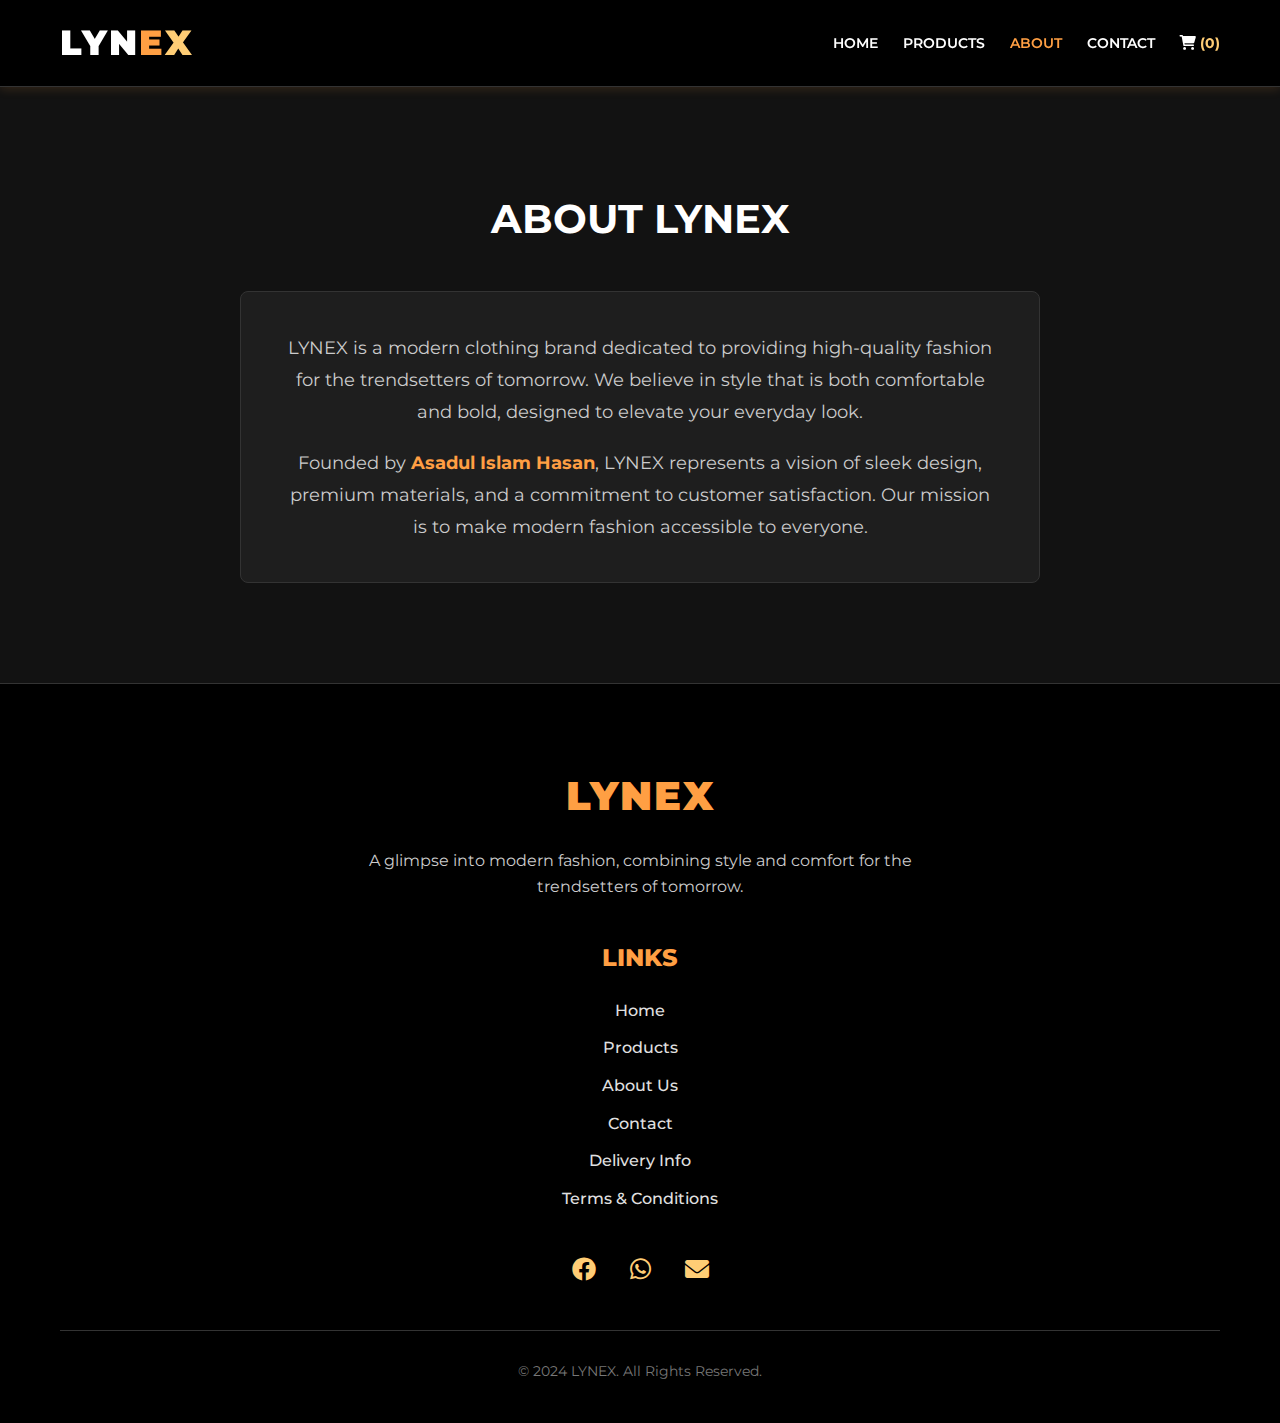
<file: about.html>
<!DOCTYPE html>
<html lang="en">
<head>
    <meta charset="UTF-8">
    <title>About Us | LYNEX</title>
    <meta name="viewport" content="width=device-width, initial-scale=1.0">
    <link rel="stylesheet" href="style.css">
    <link href="https://fonts.googleapis.com/css2?family=Montserrat:wght@400;600;700;800&display=swap" rel="stylesheet">
    <link rel="stylesheet" href="https://cdnjs.cloudflare.com/ajax/libs/font-awesome/6.0.0-beta3/css/all.min.css">
</head>
<body>
    <header class="header">
        <div class="container">
            <div class="logo">
                <a href="index.html">
                    <span class="logo-lyn">LYN</span><span class="logo-e">E</span><span class="logo-x">X</span>
                </a>
            </div>
            <nav class="nav">
                <ul class="nav-list" id="nav-list">
                    <li><a href="index.html">Home</a></li>
                    <li><a href="products.html">Products</a></li>
                    <li><a href="about.html" class="active">About</a></li>
                    <li><a href="contact.html">Contact</a></li>
                    <li><a href="cart.html" class="cart-icon"><i class="fas fa-shopping-cart"></i> <span class="cart-count">(0)</span></a></li>
                </ul>
                <div class="menu-toggle" id="menu-toggle"><i class="fas fa-bars"></i></div>
            </nav>
        </div>
    </header>

    <section class="container" style="padding: 100px 20px; min-height: 60vh; text-align: center;">
        <h1 class="page-title">About LYNEX</h1>
        <div style="background: #1e1e1e; padding: 40px; border-radius: 8px; border: 1px solid #333; max-width: 800px; margin: 0 auto; color: #ccc;">
            <p style="margin-bottom: 20px; font-size: 1.1em; line-height: 1.8;">
                LYNEX is a modern clothing brand dedicated to providing high-quality fashion for the trendsetters of tomorrow. We believe in style that is both comfortable and bold, designed to elevate your everyday look.
            </p>
            <p style="font-size: 1.1em; line-height: 1.8;">
                Founded by <strong style="color: #ff9f43;">Asadul Islam Hasan</strong>, LYNEX represents a vision of sleek design, premium materials, and a commitment to customer satisfaction. Our mission is to make modern fashion accessible to everyone.
            </p>
        </div>
    </section>

    <footer class="footer">
        <div class="container">
            <h2 class="footer-brand">LYNEX</h2>
            <p class="footer-desc">A glimpse into modern fashion, combining style and comfort for the trendsetters of tomorrow.</p>
            
            <h3 class="footer-links-title">LINKS</h3>
            <div class="footer-nav">
                <a href="index.html">Home</a>
                <a href="products.html">Products</a>
                <a href="about.html">About Us</a>
                <a href="contact.html">Contact</a>
                <a href="delivery.html">Delivery Info</a>
                <a href="terms.html">Terms & Conditions</a>
            </div>

            <div class="social-icons">
                <a href="https://www.facebook.com/lynex.bd" target="_blank"><i class="fab fa-facebook"></i></a>
                <a href="https://wa.me/8801917757634" target="_blank"><i class="fab fa-whatsapp"></i></a>
                <a href="mailto:lynexbd@digdig.org"><i class="fas fa-envelope"></i></a>
            </div>

            <div class="copyright"><p>&copy; 2024 LYNEX. All Rights Reserved.</p></div>
        </div>
    </footer>
    <script src="script.js"></script>
</body>
</html>
</file>
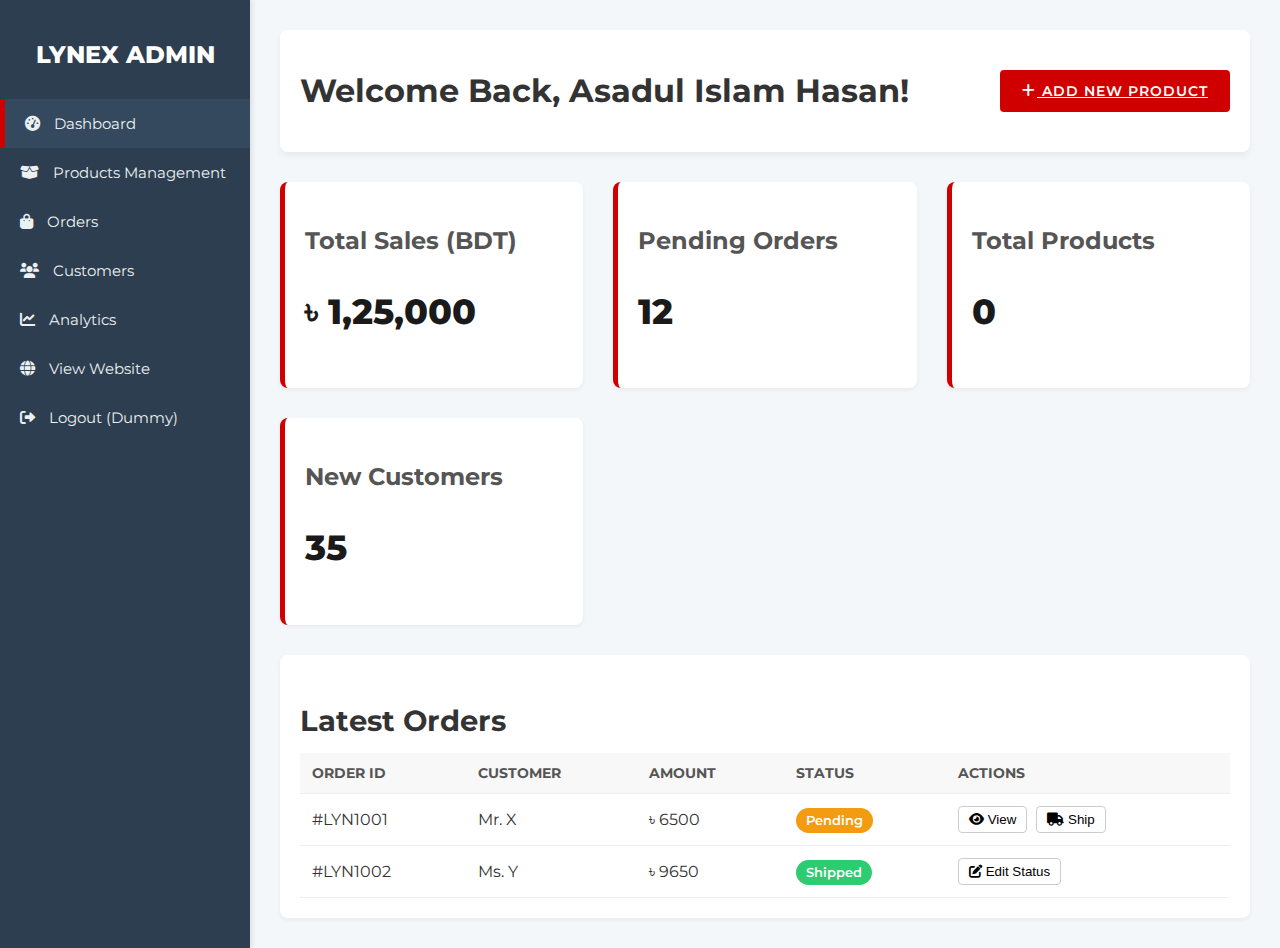
<file: admin.dashboard.html>
<!DOCTYPE html>
<html lang="en">
<head>
    <meta charset="UTF-8">
    <meta name="viewport" content="width=device-width, initial-scale=1.0">
    <title>Dashboard | LYNEX Admin</title>
    <link href="https://fonts.googleapis.com/css2?family=Montserrat:wght@400;600;700;800&display=swap" rel="stylesheet">
    <link rel="stylesheet" href="https://cdnjs.cloudflare.com/ajax/libs/font-awesome/6.0.0-beta3/css/all.min.css">
    
    <style>
        /* (The complete Admin Styles from the previous response are assumed to be here or linked) */
        body { margin: 0; padding: 0; background-color: #f4f7f9; font-family: 'Montserrat', sans-serif; color: #333; }
        .admin-layout { display: flex; min-height: 100vh; }
        .sidebar { width: 250px; background-color: #2c3e50; color: #ecf0f1; padding-top: 20px; box-shadow: 2px 0 5px rgba(0, 0, 0, 0.1); }
        .sidebar h2 { text-align: center; margin-bottom: 30px; color: #fff; font-weight: 800; font-size: 1.5em; }
        .sidebar ul { list-style: none; padding: 0; }
        .sidebar li a { display: block; padding: 15px 20px; color: #ecf0f1; text-decoration: none; transition: background-color 0.3s; font-size: 0.95em; }
        .sidebar li a:hover, .sidebar li a.admin-active { background-color: #34495e; border-left: 5px solid #d10000; }
        .sidebar i { margin-right: 10px; }
        .main-content { flex-grow: 1; padding: 30px; }
        .dashboard-header { display: flex; justify-content: space-between; align-items: center; margin-bottom: 30px; background-color: #fff; padding: 20px; border-radius: 8px; box-shadow: 0 4px 6px rgba(0, 0, 0, 0.05); }
        .dashboard-header h1 { font-size: 2em; }

        .widget-grid { display: grid; grid-template-columns: repeat(auto-fit, minmax(280px, 1fr)); gap: 30px; margin-bottom: 30px; }
        .widget { background-color: #fff; padding: 20px; border-radius: 8px; box-shadow: 0 2px 4px rgba(0, 0, 0, 0.05); border-left: 5px solid #d10000; }
        .widget h3 { font-size: 1.5em; margin-bottom: 10px; color: #555; }
        .widget p { font-size: 2.2em; font-weight: 800; color: #1a1a1a; }

        .data-section { background-color: #fff; padding: 20px; border-radius: 8px; box-shadow: 0 2px 4px rgba(0, 0, 0, 0.05); }
        .data-section h3 { margin-bottom: 15px; font-size: 1.8em; }
        table { width: 100%; border-collapse: collapse; margin-top: 15px; }
        th, td { padding: 12px; text-align: left; border-bottom: 1px solid #eee; }
        th { background-color: #f8f8f8; font-weight: 700; text-transform: uppercase; font-size: 0.85em; color: #555; }
        .status-badge { padding: 5px 10px; border-radius: 20px; font-size: 0.8em; font-weight: 600; color: #fff; }
        .status-pending { background-color: #f39c12; }
        .status-shipped { background-color: #2ecc71; }
        .status-delivered { background-color: #3498db; }
        .action-btn { background: none; border: 1px solid #ccc; padding: 5px 10px; border-radius: 4px; cursor: pointer; margin-right: 5px; transition: background-color 0.3s; }
        .action-btn:hover { background-color: #f0f0f0; }
        
        /* General Button Styling (Reused) */
        .btn {
            display: inline-block; padding: 10px 20px; border-radius: 4px; font-weight: 600; cursor: pointer; text-transform: uppercase; font-size: 0.9em; letter-spacing: 1px;
            background-color: #d10000; color: #fff; border: 2px solid #d10000;
        }
        .btn:hover { background-color: #a00000; border-color: #a00000; }
    </style>
</head>
<body>

<div class="admin-layout">
    <div class="sidebar">
        <h2>LYNEX ADMIN</h2>
        <ul>
            <li><a href="admin_dashboard.html" class="admin-active"><i class="fas fa-tachometer-alt"></i> Dashboard</a></li>
            <li><a href="admin_products.html"><i class="fas fa-box-open"></i> Products Management</a></li>
            <li><a href="admin_orders.html"><i class="fas fa-shopping-bag"></i> Orders</a></li>
            <li><a href="#"><i class="fas fa-users"></i> Customers</a></li>
            <li><a href="#"><i class="fas fa-chart-line"></i> Analytics</a></li>
            <li><a href="index.html"><i class="fas fa-globe"></i> View Website</a></li>
            <li><a href="admin_login.html" onclick="sessionStorage.removeItem('adminLoggedIn');"><i class="fas fa-sign-out-alt"></i> Logout (Dummy)</a></li>
        </ul>
    </div>

    <div class="main-content">
        <div class="dashboard-header">
            <h1>Welcome Back, Asadul Islam Hasan!</h1>
            <a href="admin_products.html" class="btn"><i class="fas fa-plus"></i> Add New Product</a>
        </div>

        <div class="widget-grid">
            <div class="widget">
                <h3>Total Sales (BDT)</h3>
                <p>৳ 1,25,000</p>
            </div>
            <div class="widget">
                <h3>Pending Orders</h3>
                <p>12</p>
            </div>
            <div class="widget">
                <h3>Total Products</h3>
                <p id="total-products-count">0</p>
            </div>
            <div class="widget">
                <h3>New Customers</h3>
                <p>35</p>
            </div>
        </div>

        <div class="data-section">
            <h3>Latest Orders</h3>
            <table>
                <thead>
                    <tr>
                        <th>Order ID</th>
                        <th>Customer</th>
                        <th>Amount</th>
                        <th>Status</th>
                        <th>Actions</th>
                    </tr>
                </thead>
                <tbody>
                    <tr>
                        <td>#LYN1001</td>
                        <td>Mr. X</td>
                        <td>৳ 6500</td>
                        <td><span class="status-badge status-pending">Pending</span></td>
                        <td>
                            <button class="action-btn"><i class="fas fa-eye"></i> View</button>
                            <button class="action-btn"><i class="fas fa-truck"></i> Ship</button>
                        </td>
                    </tr>
                    <tr>
                        <td>#LYN1002</td>
                        <td>Ms. Y</td>
                        <td>৳ 9650</td>
                        <td><span class="status-badge status-shipped">Shipped</span></td>
                        <td>
                            <button class="action-btn"><i class="fas fa-edit"></i> Edit Status</button>
                        </td>
                    </tr>
                </tbody>
            </table>
        </div>
        
    </div>
</div>

<script src="script.js"></script>
<script>
    // DUMMY Product Count Update
    document.getElementById('total-products-count').textContent = productsData.length;
</script>
</body>
</html>
</file>
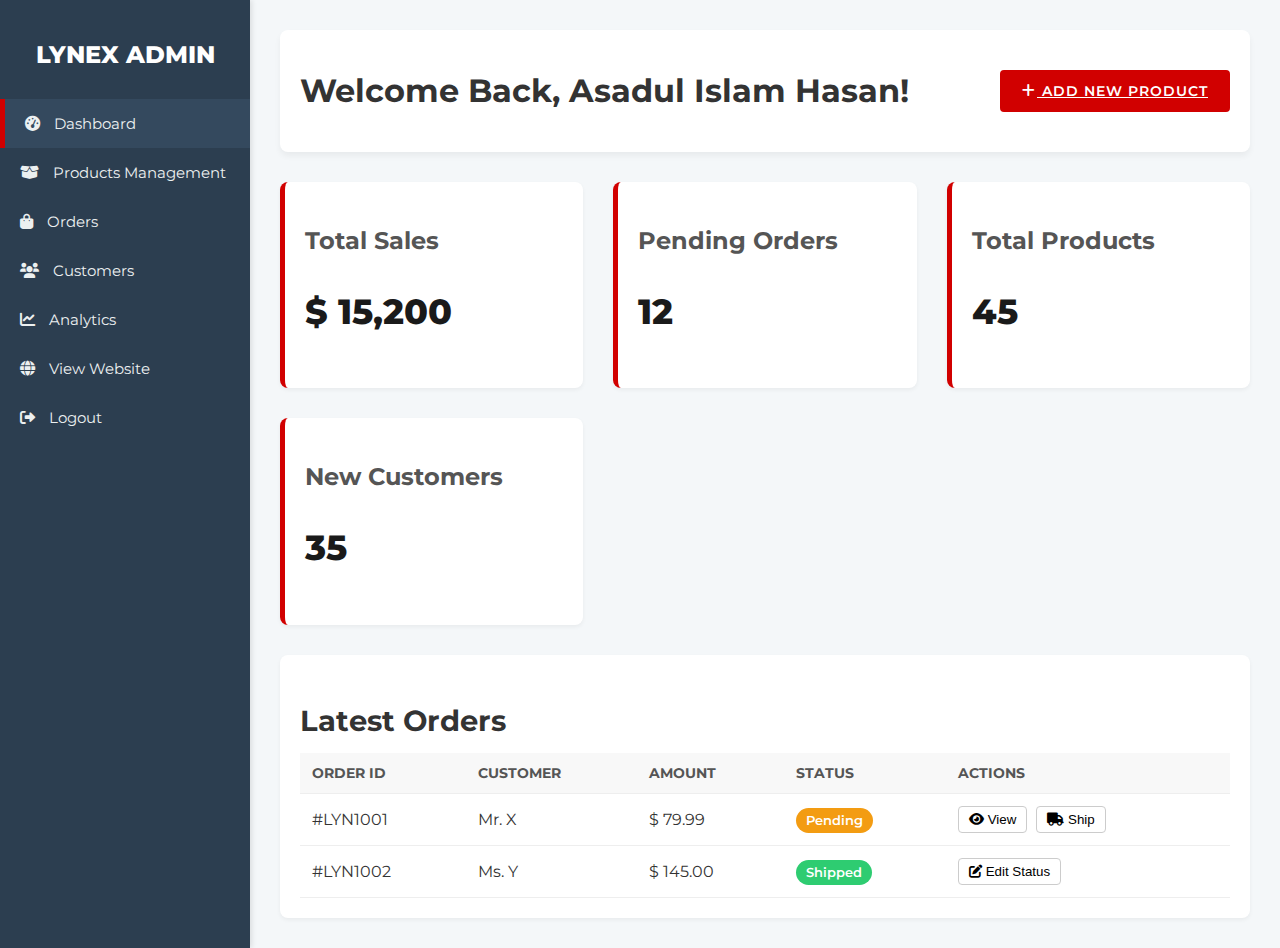
<file: admin.html>
<!DOCTYPE html>
<html lang="en">
<head>
    <meta charset="UTF-8">
    <meta name="viewport" content="width=device-width, initial-scale=1.0">
    <title>Admin Dashboard | LYNEX</title>
    <link href="https://fonts.googleapis.com/css2?family=Montserrat:wght@400;600;700;800&display=swap" rel="stylesheet">
    <link rel="stylesheet" href="https://cdnjs.cloudflare.com/ajax/libs/font-awesome/6.0.0-beta3/css/all.min.css">
    
    <style>
        body { margin: 0; padding: 0; background-color: #f4f7f9; font-family: 'Montserrat', sans-serif; color: #333; }
        .admin-layout { display: flex; min-height: 100vh; }
        /* Sidebar Styles */
        .sidebar { width: 250px; background-color: #2c3e50; color: #ecf0f1; padding-top: 20px; box-shadow: 2px 0 5px rgba(0, 0, 0, 0.1); }
        .sidebar h2 { text-align: center; margin-bottom: 30px; color: #fff; font-weight: 800; font-size: 1.5em; }
        .sidebar ul { list-style: none; padding: 0; }
        .sidebar li a { display: block; padding: 15px 20px; color: #ecf0f1; text-decoration: none; transition: background-color 0.3s; font-size: 0.95em; }
        .sidebar li a:hover, .sidebar li a.admin-active { background-color: #34495e; border-left: 5px solid #d10000; }
        .sidebar i { margin-right: 10px; }
        /* Main Content Styles */
        .main-content { flex-grow: 1; padding: 30px; }
        .dashboard-header { display: flex; justify-content: space-between; align-items: center; margin-bottom: 30px; background-color: #fff; padding: 20px; border-radius: 8px; box-shadow: 0 4px 6px rgba(0, 0, 0, 0.05); }
        .dashboard-header h1 { font-size: 2em; }

        /* Widgets Styles */
        .widget-grid { display: grid; grid-template-columns: repeat(auto-fit, minmax(280px, 1fr)); gap: 30px; margin-bottom: 30px; }
        .widget { background-color: #fff; padding: 20px; border-radius: 8px; box-shadow: 0 2px 4px rgba(0, 0, 0, 0.05); border-left: 5px solid #d10000; }
        .widget h3 { font-size: 1.5em; margin-bottom: 10px; color: #555; }
        .widget p { font-size: 2.2em; font-weight: 800; color: #1a1a1a; }

        /* Table/Data Styles */
        .data-section { background-color: #fff; padding: 20px; border-radius: 8px; box-shadow: 0 2px 4px rgba(0, 0, 0, 0.05); }
        .data-section h3 { margin-bottom: 15px; font-size: 1.8em; }
        table { width: 100%; border-collapse: collapse; margin-top: 15px; }
        th, td { padding: 12px; text-align: left; border-bottom: 1px solid #eee; }
        th { background-color: #f8f8f8; font-weight: 700; text-transform: uppercase; font-size: 0.85em; color: #555; }
        .status-badge { padding: 5px 10px; border-radius: 20px; font-size: 0.8em; font-weight: 600; color: #fff; }
        .status-pending { background-color: #f39c12; }
        .status-shipped { background-color: #2ecc71; }
        .status-delivered { background-color: #3498db; }
        .action-btn { background: none; border: 1px solid #ccc; padding: 5px 10px; border-radius: 4px; cursor: pointer; margin-right: 5px; transition: background-color 0.3s; }
        .action-btn:hover { background-color: #f0f0f0; }

        /* General Button Styling (Reused) */
        .btn {
            display: inline-block; padding: 10px 20px; border-radius: 4px; font-weight: 600; cursor: pointer; text-transform: uppercase; font-size: 0.9em; letter-spacing: 1px;
            background-color: #d10000; color: #fff; border: 2px solid #d10000;
        }
        .btn:hover { background-color: #a00000; border-color: #a00000; }
    </style>
</head>
<body>

<div class="admin-layout">
    <div class="sidebar">
        <h2>LYNEX ADMIN</h2>
        <ul>
            <li><a href="#" class="admin-active"><i class="fas fa-tachometer-alt"></i> Dashboard</a></li>
            <li><a href="#"><i class="fas fa-box-open"></i> Products Management</a></li>
            <li><a href="#"><i class="fas fa-shopping-bag"></i> Orders</a></li>
            <li><a href="#"><i class="fas fa-users"></i> Customers</a></li>
            <li><a href="#"><i class="fas fa-chart-line"></i> Analytics</a></li>
            <li><a href="../index.html"><i class="fas fa-globe"></i> View Website</a></li>
            <li><a href="#"><i class="fas fa-sign-out-alt"></i> Logout</a></li>
        </ul>
    </div>

    <div class="main-content">
        <div class="dashboard-header">
            <h1>Welcome Back, Asadul Islam Hasan!</h1>
            <a href="#" class="btn"><i class="fas fa-plus"></i> Add New Product</a>
        </div>

        <div class="widget-grid">
            <div class="widget">
                <h3>Total Sales</h3>
                <p>$ 15,200</p>
            </div>
            <div class="widget">
                <h3>Pending Orders</h3>
                <p>12</p>
            </div>
            <div class="widget">
                <h3>Total Products</h3>
                <p>45</p>
            </div>
            <div class="widget">
                <h3>New Customers</h3>
                <p>35</p>
            </div>
        </div>

        <div class="data-section">
            <h3>Latest Orders</h3>
            <table>
                <thead>
                    <tr>
                        <th>Order ID</th>
                        <th>Customer</th>
                        <th>Amount</th>
                        <th>Status</th>
                        <th>Actions</th>
                    </tr>
                </thead>
                <tbody>
                    <tr>
                        <td>#LYN1001</td>
                        <td>Mr. X</td>
                        <td>$ 79.99</td>
                        <td><span class="status-badge status-pending">Pending</span></td>
                        <td>
                            <button class="action-btn"><i class="fas fa-eye"></i> View</button>
                            <button class="action-btn"><i class="fas fa-truck"></i> Ship</button>
                        </td>
                    </tr>
                    <tr>
                        <td>#LYN1002</td>
                        <td>Ms. Y</td>
                        <td>$ 145.00</td>
                        <td><span class="status-badge status-shipped">Shipped</span></td>
                        <td>
                            <button class="action-btn"><i class="fas fa-edit"></i> Edit Status</button>
                        </td>
                    </tr>
                </tbody>
            </table>
        </div>
        
    </div>
</div>

</body>
</html>
</file>
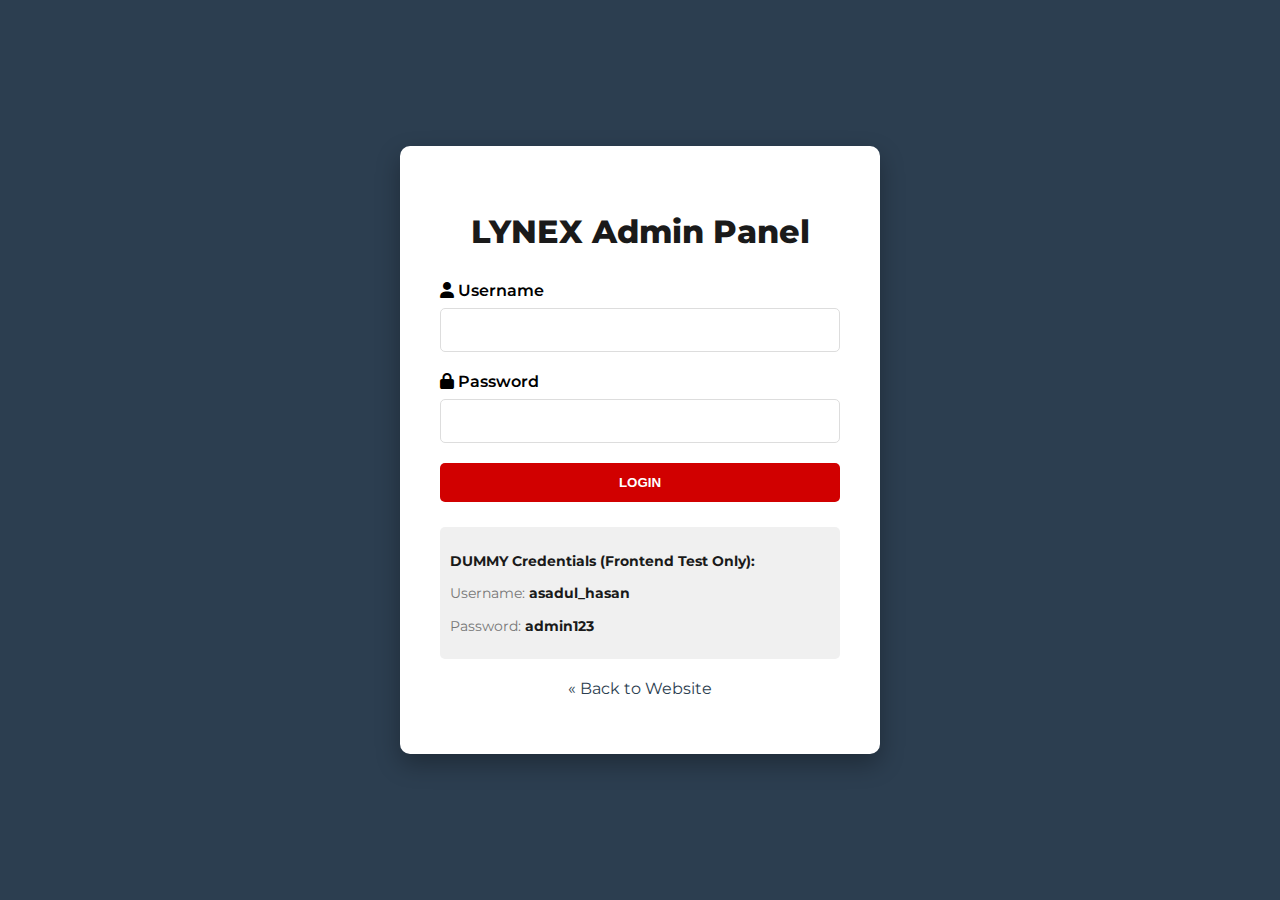
<file: admin_analytics.html>
<!DOCTYPE html>
<html lang="en">
<head>
    <meta charset="UTF-8">
    <meta name="viewport" content="width=device-width, initial-scale=1.0">
    <title>Analytics | LYNEX Admin</title>
    <link rel="stylesheet" href="style.css">
</head>
<body>
    <div style="display: flex;">
        <div style="width: 250px; background: #2c3e50; min-height: 100vh; color: #fff; padding: 20px;">
            <h2 style="text-align: center; margin-bottom: 30px;">LYNEX ADMIN</h2>
            <ul style="list-style: none;">
                <li><a href="admin_dashboard.html" style="color: #fff; display: block; padding: 10px;">Dashboard</a></li>
                <li><a href="admin_products.html" style="color: #fff; display: block; padding: 10px;">Products</a></li>
                <li><a href="admin_orders.html" style="color: #fff; display: block; padding: 10px;">Orders</a></li>
                <li><a href="admin_customers.html" style="color: #fff; display: block; padding: 10px;">Customers</a></li>
                <li><a href="admin_analytics.html" style="color: #ffb347; display: block; padding: 10px; font-weight:bold;">Analytics</a></li>
                <li><a href="index.html" style="color: #fff; display: block; padding: 10px; margin-top: 50px;">Go to Website</a></li>
            </ul>
        </div>

        <div style="flex: 1; padding: 30px;">
            <h1>Business Analytics</h1>
            <div class="widget-grid">
                <div style="background: #fff; padding: 20px; border-radius: 8px; border-left: 5px solid #2ecc71;">
                    <h3>Total Revenue</h3>
                    <p id="stat-revenue" style="font-size: 2em; font-weight: bold;">৳ 0</p>
                </div>
                <div style="background: #fff; padding: 20px; border-radius: 8px; border-left: 5px solid #3498db;">
                    <h3>Total Orders</h3>
                    <p id="stat-orders" style="font-size: 2em; font-weight: bold;">0</p>
                </div>
                <div style="background: #fff; padding: 20px; border-radius: 8px; border-left: 5px solid #9b59b6;">
                    <h3>Delivered Orders</h3>
                    <p id="stat-delivered" style="font-size: 2em; font-weight: bold;">0</p>
                </div>
            </div>
        </div>
    </div>
    <script src="script.js"></script>
</body>
</html>
</file>
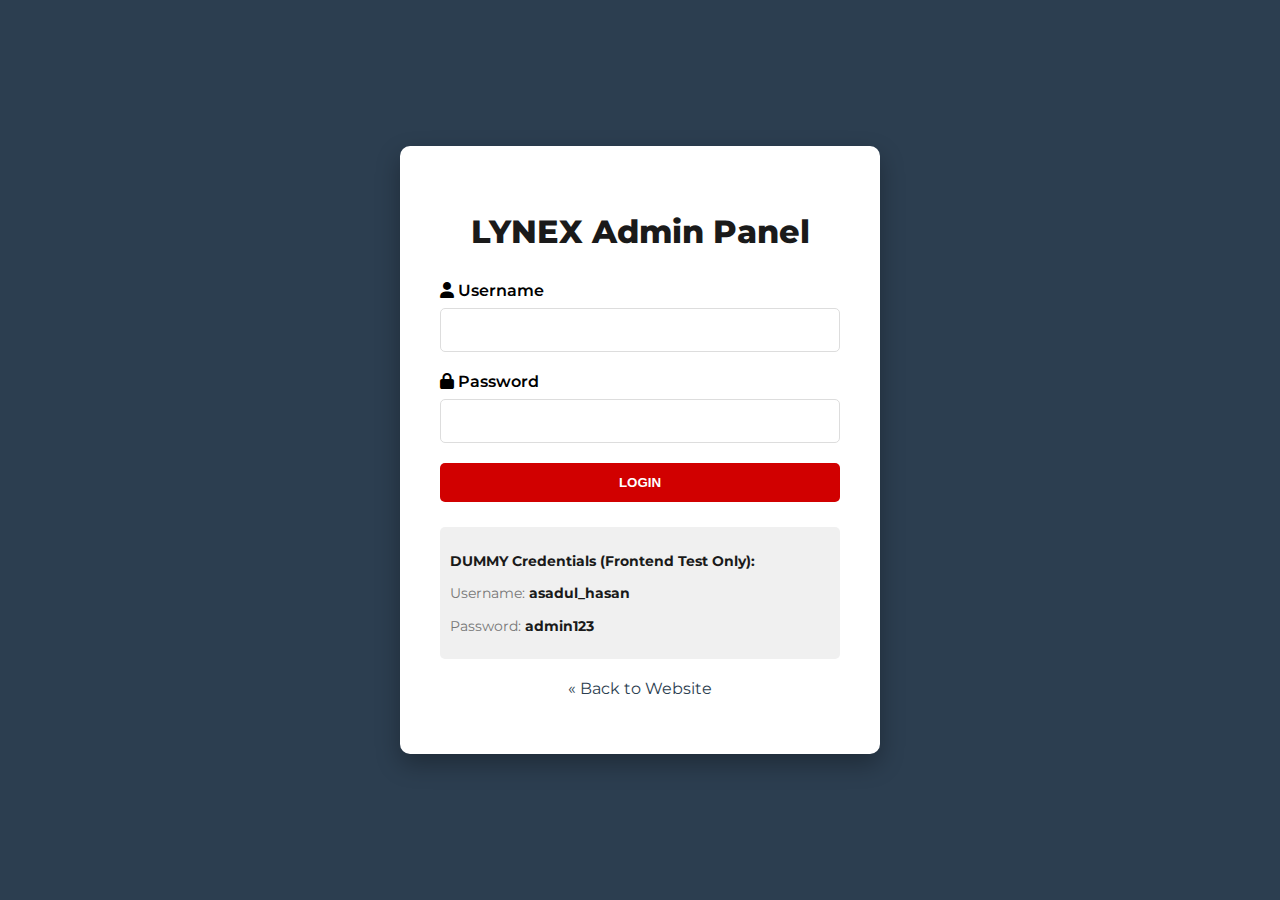
<file: admin_customers.html>
<!DOCTYPE html>
<html lang="en">
<head>
    <meta charset="UTF-8">
    <meta name="viewport" content="width=device-width, initial-scale=1.0">
    <title>Customers | LYNEX Admin</title>
    <link rel="stylesheet" href="style.css">
    <link href="https://cdnjs.cloudflare.com/ajax/libs/font-awesome/6.0.0-beta3/css/all.min.css" rel="stylesheet">
</head>
<body>
    <div style="display: flex;">
        <div style="width: 250px; background: #2c3e50; min-height: 100vh; color: #fff; padding: 20px;">
            <h2 style="text-align: center; margin-bottom: 30px;">LYNEX ADMIN</h2>
            <ul style="list-style: none;">
                <li><a href="admin_dashboard.html" style="color: #fff; display: block; padding: 10px;">Dashboard</a></li>
                <li><a href="admin_products.html" style="color: #fff; display: block; padding: 10px;">Products</a></li>
                <li><a href="admin_orders.html" style="color: #fff; display: block; padding: 10px;">Orders</a></li>
                <li><a href="admin_customers.html" style="color: #ffb347; display: block; padding: 10px; font-weight:bold;">Customers</a></li>
                <li><a href="admin_analytics.html" style="color: #fff; display: block; padding: 10px;">Analytics</a></li>
                <li><a href="index.html" style="color: #fff; display: block; padding: 10px; margin-top: 50px;">Go to Website</a></li>
            </ul>
        </div>

        <div style="flex: 1; padding: 30px;">
            <h1>Customer Database</h1>
            <table id="customers-table">
                <thead>
                    <tr>
                        <th>Name</th>
                        <th>Phone</th>
                        <th>Address</th>
                        <th>Total Orders</th>
                        <th>Total Spent</th>
                    </tr>
                </thead>
                <tbody>
                    </tbody>
            </table>
        </div>
    </div>
    <script src="script.js"></script>
</body>
</html>
</file>
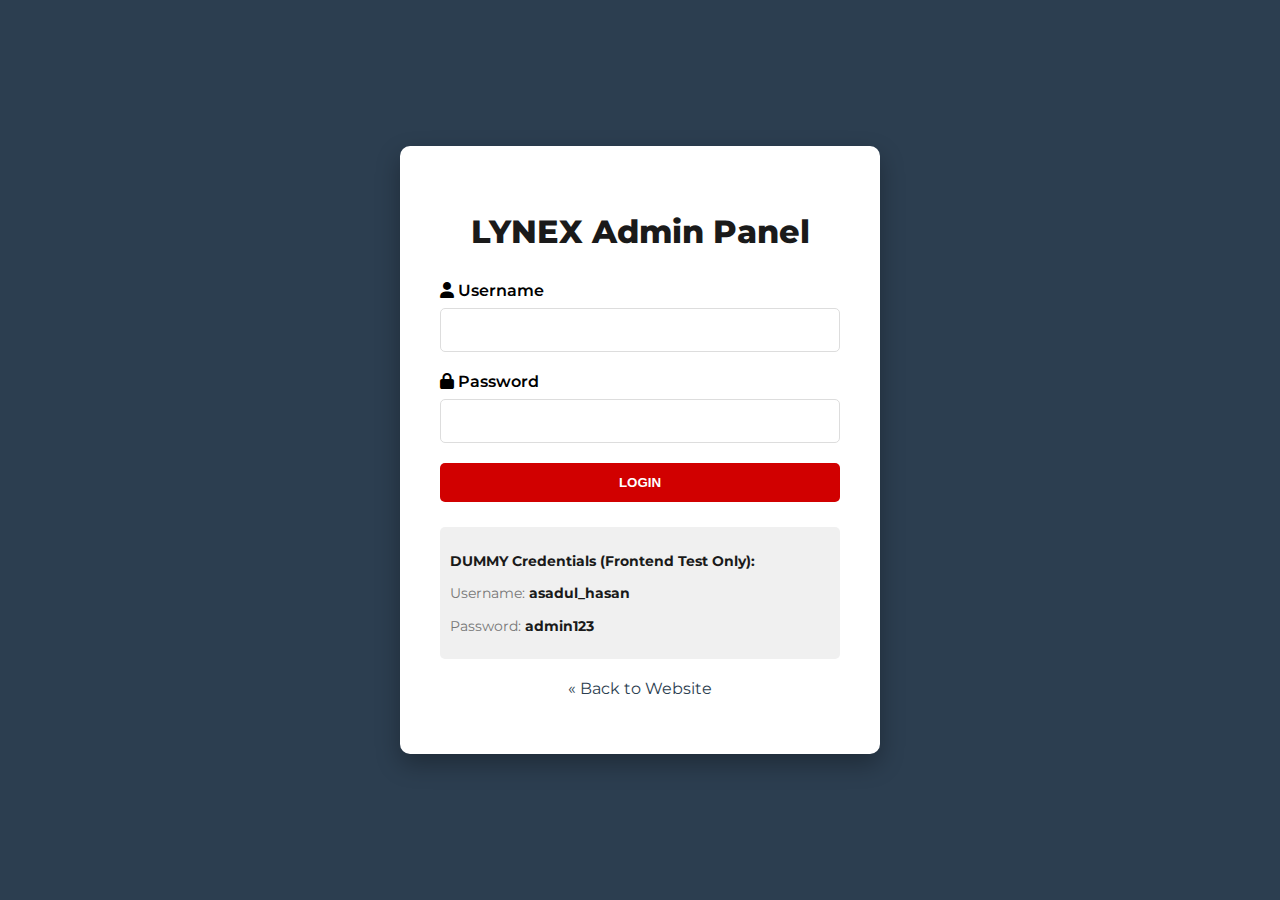
<file: admin_dashboard.html>
<!DOCTYPE html>
<html lang="en">
<head>
    <meta charset="UTF-8">
    <title>Dashboard | LYNEX Admin</title>
    <link rel="stylesheet" href="style.css">
</head>
<body>
    <div class="admin-layout">
        <div class="sidebar">
            <h2>LYNEX ADMIN</h2>
            <ul>
                <li><a href="admin_dashboard.html" class="admin-active">Dashboard</a></li>
                <li><a href="admin_products.html">Products</a></li>
                <li><a href="admin_orders.html">Orders</a></li>
                <li><a href="index.html" style="margin-top: 50px;">Go to Website</a></li>
                <li><a href="admin_login.html" onclick="sessionStorage.removeItem('lynex_admin_logged');">Logout</a></li>
            </ul>
        </div>
        <div class="main-content">
            <div class="dashboard-header"><h1>Dashboard Overview</h1></div>
            <div class="widget-grid">
                <div class="widget">
                    <h3>Total Revenue</h3>
                    <p id="stat-revenue">৳ 0</p>
                </div>
                <div class="widget">
                    <h3>Pending Orders</h3>
                    <p id="stat-pending">0</p>
                </div>
                <div class="widget">
                    <h3>Total Products</h3>
                    <p id="stat-products">0</p>
                </div>
            </div>
        </div>
    </div>
    <script src="script.js"></script>
</body>
</html>
</file>
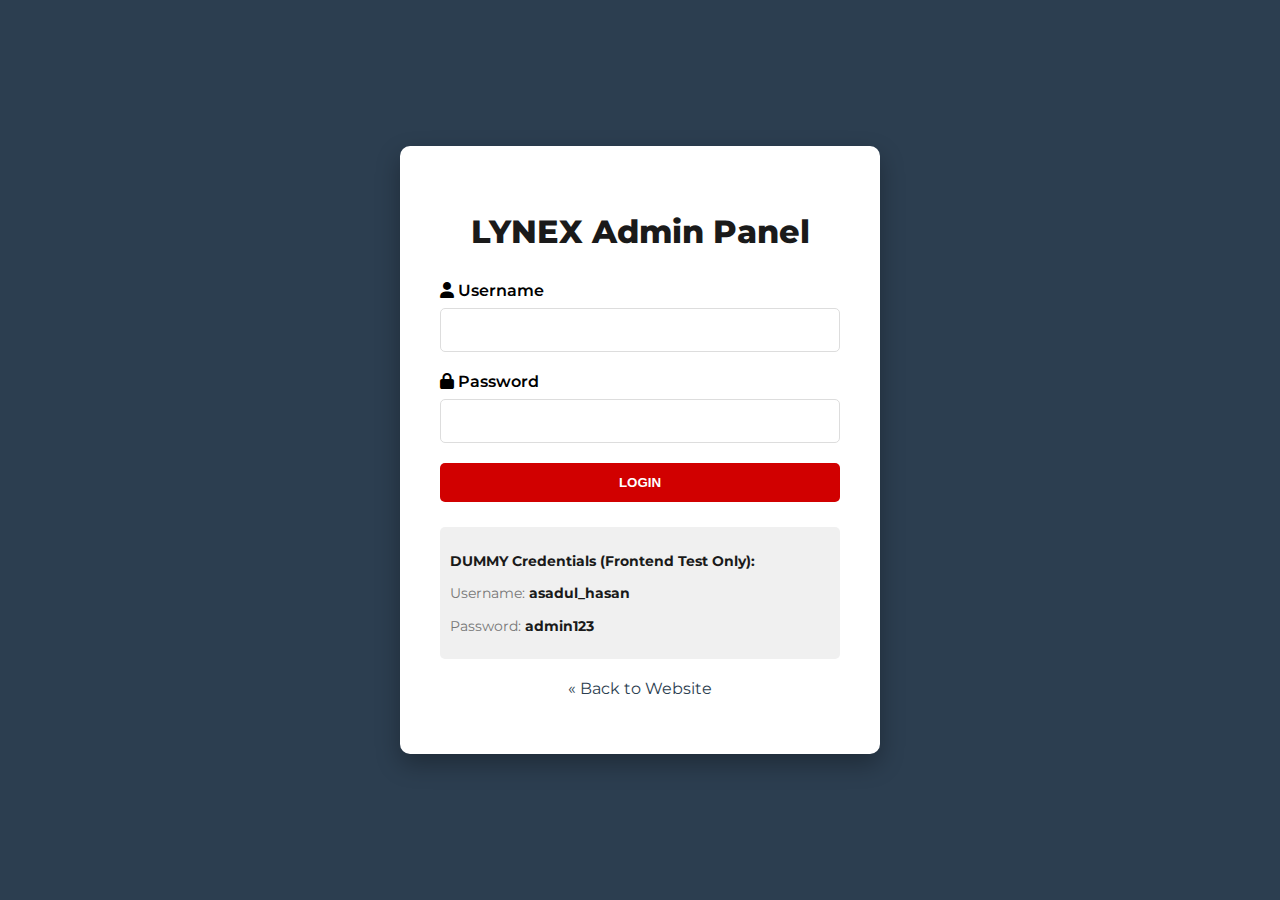
<file: admin_login.html>
<!DOCTYPE html>
<html lang="en">
<head>
    <meta charset="UTF-8">
    <meta name="viewport" content="width=device-width, initial-scale=1.0">
    <title>Admin Login | LYNEX</title>
    <link href="https://fonts.googleapis.com/css2?family=Montserrat:wght@400;600;700;800&display=swap" rel="stylesheet">
    <link rel="stylesheet" href="https://cdnjs.cloudflare.com/ajax/libs/font-awesome/6.0.0-beta3/css/all.min.css">
    
    <style>
        body {
            font-family: 'Montserrat', sans-serif;
            background-color: #2c3e50; /* Dark background for professional look */
            display: flex;
            justify-content: center;
            align-items: center;
            min-height: 100vh;
            margin: 0;
        }
        .login-container {
            background-color: #fff;
            padding: 40px;
            border-radius: 10px;
            box-shadow: 0 10px 25px rgba(0, 0, 0, 0.3);
            width: 100%;
            max-width: 400px;
            text-align: center;
        }
        .login-container h2 {
            font-weight: 800;
            color: #1a1a1a;
            margin-bottom: 30px;
            font-size: 2em;
        }
        .form-group {
            margin-bottom: 20px;
            text-align: left;
        }
        .form-group label {
            display: block;
            margin-bottom: 8px;
            font-weight: 600;
        }
        .form-group input {
            width: 100%;
            padding: 12px;
            border: 1px solid #ddd;
            border-radius: 5px;
            box-sizing: border-box;
            font-size: 1em;
        }
        .btn {
            width: 100%;
            padding: 12px;
            background-color: #d10000;
            color: #fff;
            border: none;
            border-radius: 5px;
            font-weight: 700;
            cursor: pointer;
            transition: background-color 0.3s;
            text-transform: uppercase;
        }
        .btn:hover {
            background-color: #a00000;
        }
        .dummy-info {
            margin-top: 25px;
            font-size: 0.9em;
            color: #777;
            text-align: left;
            padding: 10px;
            background-color: #f0f0f0;
            border-radius: 5px;
        }
        .dummy-info strong {
            color: #1a1a1a;
        }
    </style>
</head>
<body>

<div class="login-container">
    <h2>LYNEX Admin Panel</h2>
    <form id="admin-login-form">
        <div class="form-group">
            <label for="username"><i class="fas fa-user"></i> Username</label>
            <input type="text" id="username" name="username" required>
        </div>
        <div class="form-group">
            <label for="password"><i class="fas fa-lock"></i> Password</label>
            <input type="password" id="password" name="password" required>
        </div>
        <button type="submit" class="btn">LOGIN</button>
    </form>
    
    <div class="dummy-info">
        <p><strong>DUMMY Credentials (Frontend Test Only):</strong></p>
        <p>Username: <strong>asadul_hasan</strong></p>
        <p>Password: <strong>admin123</strong></p>
    </div>
    
    <p style="margin-top: 20px;"><a href="index.html" style="color: #2c3e50; text-decoration: none;">&laquo; Back to Website</a></p>
</div>

<script src="script.js"></script>
</body>
</html>
</file>
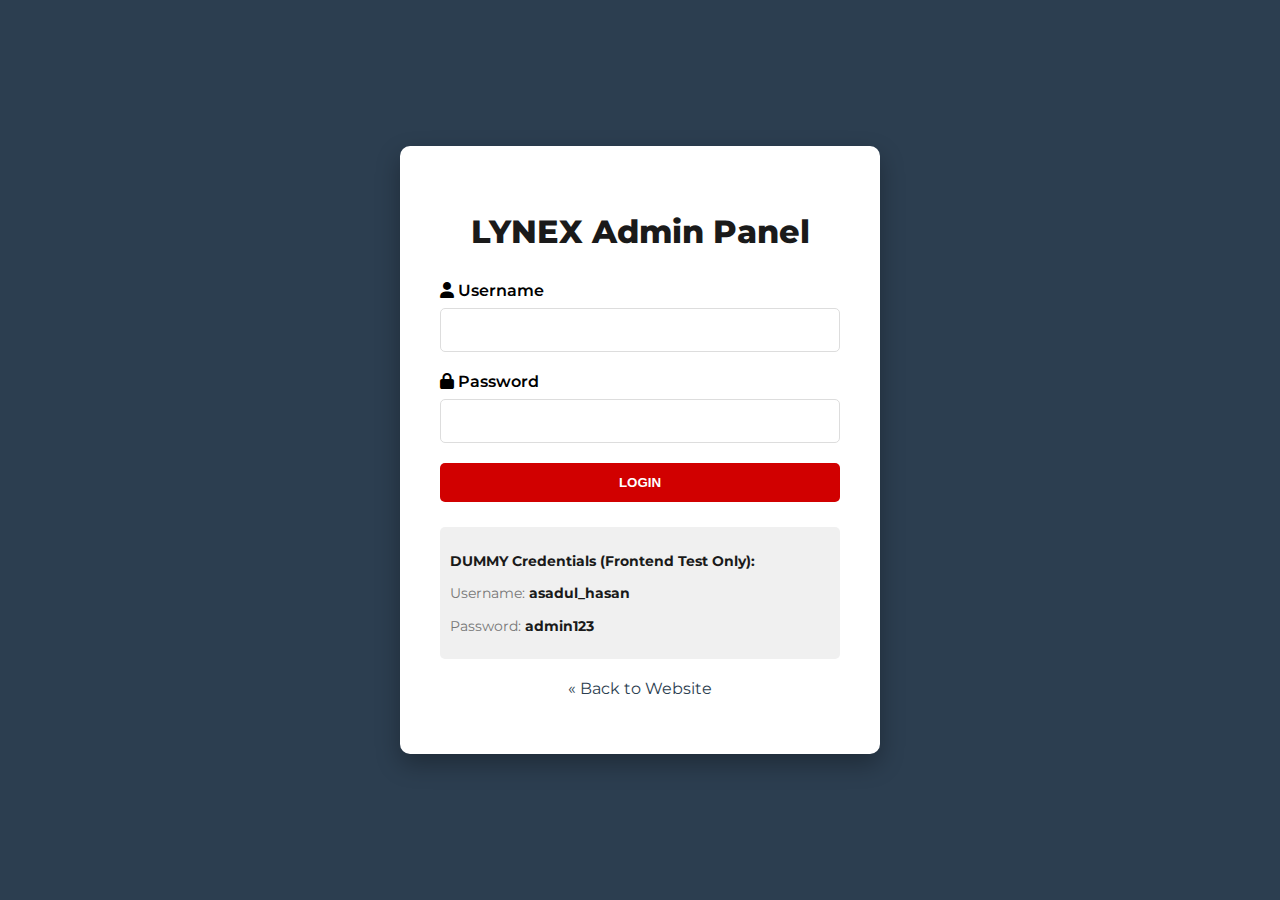
<file: admin_messages.html>
<!DOCTYPE html>
<html lang="en">
<head>
    <meta charset="UTF-8">
    <title>Messages | Admin</title>
    <link rel="stylesheet" href="style.css">
    <link href="https://cdnjs.cloudflare.com/ajax/libs/font-awesome/6.0.0-beta3/css/all.min.css" rel="stylesheet">
</head>
<body>
    <div class="admin-layout">
        <div class="sidebar">
            <h2>LYNEX ADMIN</h2>
            <ul>
                <li><a href="admin_dashboard.html">Dashboard</a></li>
                <li><a href="admin_products.html">Products</a></li>
                <li><a href="admin_orders.html">Orders</a></li>
                <li><a href="admin_messages.html" class="admin-active">Messages</a></li>
                <li><a href="index.html" style="margin-top: 50px;">Go to Website</a></li>
                <li><a href="admin_login.html" onclick="sessionStorage.removeItem('lynex_admin_logged');">Logout</a></li>
            </ul>
        </div>
        <div class="main-content">
            <div class="dashboard-header"><h1>Messages</h1></div>
            <div class="filter-tabs">
                <button class="filter-btn active" onclick="filterMsgs('New')">New Messages</button>
                <button class="filter-btn" onclick="filterMsgs('Read')">Read Messages</button>
            </div>
            <div class="data-section">
                <table id="messages-table">
                    <thead><tr><th>Date</th><th>Name</th><th>Subject</th><th>Message</th><th>Action</th></tr></thead>
                    <tbody></tbody>
                </table>
            </div>
        </div>
    </div>
    <script src="script.js"></script>
</body>
</html>
</file>
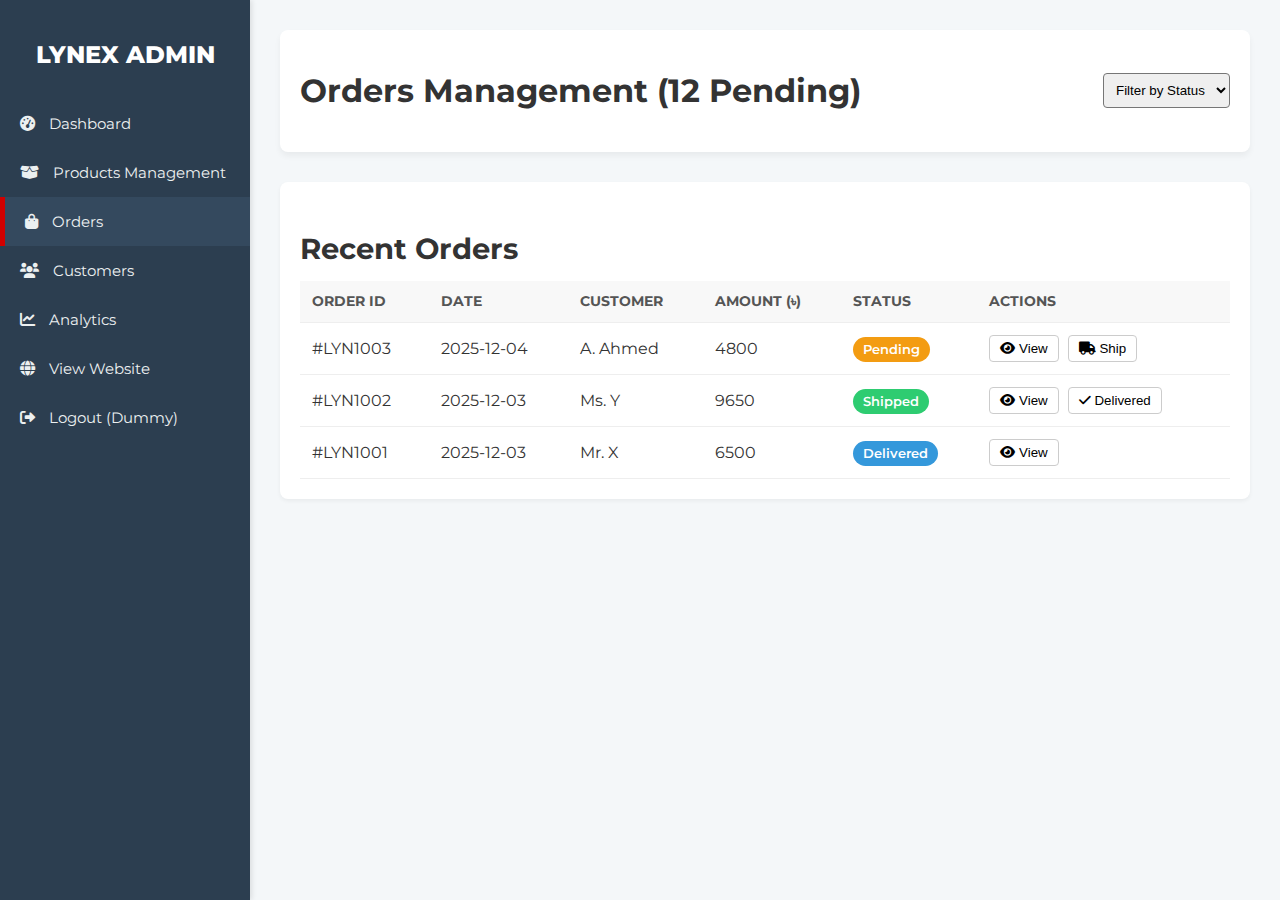
<file: admin_orders.html>
<!DOCTYPE html>
<html lang="en">
<head>
    <meta charset="UTF-8">
    <meta name="viewport" content="width=device-width, initial-scale=1.0">
    <title>Orders Management | LYNEX Admin</title>
    <link href="https://fonts.googleapis.com/css2?family=Montserrat:wght@400;600;700;800&display=swap" rel="stylesheet">
    <link rel="stylesheet" href="https://cdnjs.cloudflare.com/ajax/libs/font-awesome/6.0.0-beta3/css/all.min.css">
    
    <style>
        body { margin: 0; padding: 0; background-color: #f4f7f9; font-family: 'Montserrat', sans-serif; color: #333; }
        .admin-layout { display: flex; min-height: 100vh; }
        .sidebar { width: 250px; background-color: #2c3e50; color: #ecf0f1; padding-top: 20px; box-shadow: 2px 0 5px rgba(0, 0, 0, 0.1); }
        .sidebar h2 { text-align: center; margin-bottom: 30px; color: #fff; font-weight: 800; font-size: 1.5em; }
        .sidebar ul { list-style: none; padding: 0; }
        .sidebar li a { display: block; padding: 15px 20px; color: #ecf0f1; text-decoration: none; transition: background-color 0.3s; font-size: 0.95em; }
        .sidebar li a:hover, .sidebar li a.admin-active { background-color: #34495e; border-left: 5px solid #d10000; }
        .sidebar i { margin-right: 10px; }
        .main-content { flex-grow: 1; padding: 30px; }
        .dashboard-header { display: flex; justify-content: space-between; align-items: center; margin-bottom: 30px; background-color: #fff; padding: 20px; border-radius: 8px; box-shadow: 0 4px 6px rgba(0, 0, 0, 0.05); }
        .dashboard-header h1 { font-size: 2em; }

        .data-section { background-color: #fff; padding: 20px; border-radius: 8px; box-shadow: 0 2px 4px rgba(0, 0, 0, 0.05); }
        .data-section h3 { margin-bottom: 15px; font-size: 1.8em; }
        table { width: 100%; border-collapse: collapse; margin-top: 15px; }
        th, td { padding: 12px; text-align: left; border-bottom: 1px solid #eee; }
        th { background-color: #f8f8f8; font-weight: 700; text-transform: uppercase; font-size: 0.85em; color: #555; }
        .status-badge { padding: 5px 10px; border-radius: 20px; font-size: 0.8em; font-weight: 600; color: #fff; }
        .status-pending { background-color: #f39c12; }
        .status-shipped { background-color: #2ecc71; }
        .status-delivered { background-color: #3498db; }
        .action-btn { background: none; border: 1px solid #ccc; padding: 5px 10px; border-radius: 4px; cursor: pointer; margin-right: 5px; transition: background-color 0.3s; }
        .action-btn:hover { background-color: #f0f0f0; }
        
        /* General Button Styling (Reused) */
        .btn {
            display: inline-block; padding: 10px 20px; border-radius: 4px; font-weight: 600; cursor: pointer; text-transform: uppercase; font-size: 0.9em; letter-spacing: 1px;
            background-color: #d10000; color: #fff; border: 2px solid #d10000;
        }
        .btn:hover { background-color: #a00000; border-color: #a00000; }
    </style>
</head>
<body>

<div class="admin-layout">
    <div class="sidebar">
        <h2>LYNEX ADMIN</h2>
        <ul>
            <li><a href="admin_dashboard.html"><i class="fas fa-tachometer-alt"></i> Dashboard</a></li>
            <li><a href="admin_products.html"><i class="fas fa-box-open"></i> Products Management</a></li>
            <li><a href="admin_orders.html" class="admin-active"><i class="fas fa-shopping-bag"></i> Orders</a></li>
            <li><a href="#"><i class="fas fa-users"></i> Customers</a></li>
            <li><a href="#"><i class="fas fa-chart-line"></i> Analytics</a></li>
            <li><a href="index.html"><i class="fas fa-globe"></i> View Website</a></li>
            <li><a href="admin_login.html"><i class="fas fa-sign-out-alt"></i> Logout (Dummy)</a></li>
        </ul>
    </div>

    <div class="main-content">
        <div class="dashboard-header">
            <h1>Orders Management (12 Pending)</h1>
            <div class="filter-bar">
                <select style="padding: 8px; border-radius: 4px;">
                    <option>Filter by Status</option>
                    <option>Pending</option>
                    <option>Shipped</option>
                    <option>Delivered</option>
                </select>
            </div>
        </div>

        <div class="data-section">
            <h3>Recent Orders</h3>
            <table>
                <thead>
                    <tr>
                        <th>Order ID</th>
                        <th>Date</th>
                        <th>Customer</th>
                        <th>Amount (৳)</th>
                        <th>Status</th>
                        <th>Actions</th>
                    </tr>
                </thead>
                <tbody>
                    <tr>
                        <td>#LYN1003</td>
                        <td>2025-12-04</td>
                        <td>A. Ahmed</td>
                        <td>4800</td>
                        <td><span class="status-badge status-pending">Pending</span></td>
                        <td>
                            <button class="action-btn"><i class="fas fa-eye"></i> View</button>
                            <button class="action-btn"><i class="fas fa-truck"></i> Ship</button>
                        </td>
                    </tr>
                    <tr>
                        <td>#LYN1002</td>
                        <td>2025-12-03</td>
                        <td>Ms. Y</td>
                        <td>9650</td>
                        <td><span class="status-badge status-shipped">Shipped</span></td>
                        <td>
                            <button class="action-btn"><i class="fas fa-eye"></i> View</button>
                            <button class="action-btn"><i class="fas fa-check"></i> Delivered</button>
                        </td>
                    </tr>
                    <tr>
                        <td>#LYN1001</td>
                        <td>2025-12-03</td>
                        <td>Mr. X</td>
                        <td>6500</td>
                        <td><span class="status-badge status-delivered">Delivered</span></td>
                        <td>
                            <button class="action-btn"><i class="fas fa-eye"></i> View</button>
                        </td>
                    </tr>
                    </tbody>
            </table>
        </div>
        
    </div>
</div>

</body>
</html>
</file>
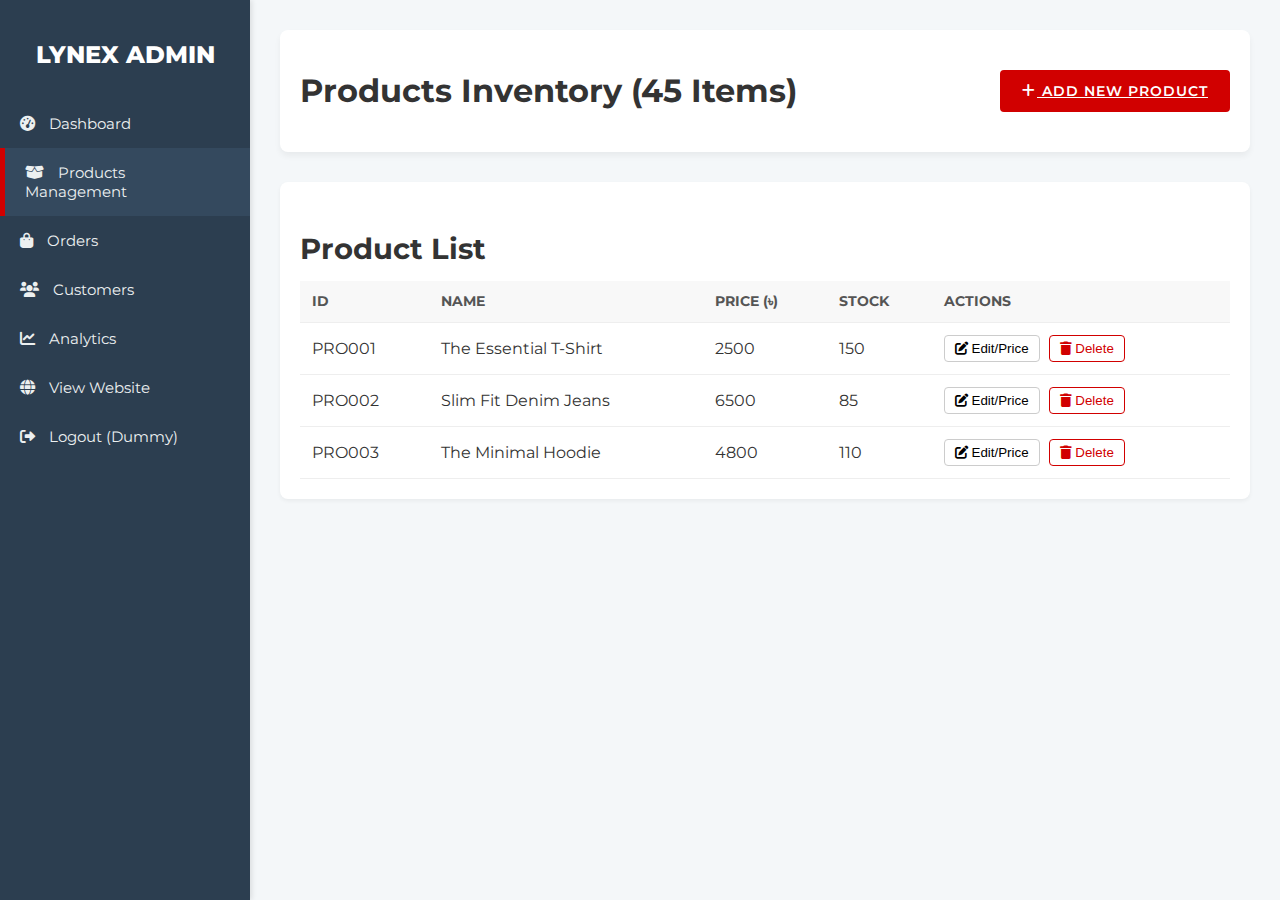
<file: admin_products.html>
<!DOCTYPE html>
<html lang="en">
<head>
    <meta charset="UTF-8">
    <meta name="viewport" content="width=device-width, initial-scale=1.0">
    <title>Products Management | LYNEX Admin</title>
    <link href="https://fonts.googleapis.com/css2?family=Montserrat:wght@400;600;700;800&display=swap" rel="stylesheet">
    <link rel="stylesheet" href="https://cdnjs.cloudflare.com/ajax/libs/font-awesome/6.0.0-beta3/css/all.min.css">
    
    <style>
        body { margin: 0; padding: 0; background-color: #f4f7f9; font-family: 'Montserrat', sans-serif; color: #333; }
        .admin-layout { display: flex; min-height: 100vh; }
        .sidebar { width: 250px; background-color: #2c3e50; color: #ecf0f1; padding-top: 20px; box-shadow: 2px 0 5px rgba(0, 0, 0, 0.1); }
        .sidebar h2 { text-align: center; margin-bottom: 30px; color: #fff; font-weight: 800; font-size: 1.5em; }
        .sidebar ul { list-style: none; padding: 0; }
        .sidebar li a { display: block; padding: 15px 20px; color: #ecf0f1; text-decoration: none; transition: background-color 0.3s; font-size: 0.95em; }
        .sidebar li a:hover, .sidebar li a.admin-active { background-color: #34495e; border-left: 5px solid #d10000; }
        .sidebar i { margin-right: 10px; }
        .main-content { flex-grow: 1; padding: 30px; }
        .dashboard-header { display: flex; justify-content: space-between; align-items: center; margin-bottom: 30px; background-color: #fff; padding: 20px; border-radius: 8px; box-shadow: 0 4px 6px rgba(0, 0, 0, 0.05); }
        .dashboard-header h1 { font-size: 2em; }

        .data-section { background-color: #fff; padding: 20px; border-radius: 8px; box-shadow: 0 2px 4px rgba(0, 0, 0, 0.05); }
        .data-section h3 { margin-bottom: 15px; font-size: 1.8em; }
        table { width: 100%; border-collapse: collapse; margin-top: 15px; }
        th, td { padding: 12px; text-align: left; border-bottom: 1px solid #eee; }
        th { background-color: #f8f8f8; font-weight: 700; text-transform: uppercase; font-size: 0.85em; color: #555; }
        .action-btn { background: none; border: 1px solid #ccc; padding: 5px 10px; border-radius: 4px; cursor: pointer; margin-right: 5px; transition: background-color 0.3s; }
        .action-btn-delete { color: #d10000; border-color: #d10000; }
        .action-btn:hover { background-color: #f0f0f0; }
        
        /* General Button Styling (Reused) */
        .btn {
            display: inline-block; padding: 10px 20px; border-radius: 4px; font-weight: 600; cursor: pointer; text-transform: uppercase; font-size: 0.9em; letter-spacing: 1px;
            background-color: #d10000; color: #fff; border: 2px solid #d10000;
        }
        .btn:hover { background-color: #a00000; border-color: #a00000; }
    </style>
</head>
<body>

<div class="admin-layout">
    <div class="sidebar">
        <h2>LYNEX ADMIN</h2>
        <ul>
            <li><a href="admin_dashboard.html"><i class="fas fa-tachometer-alt"></i> Dashboard</a></li>
            <li><a href="admin_products.html" class="admin-active"><i class="fas fa-box-open"></i> Products Management</a></li>
            <li><a href="admin_orders.html"><i class="fas fa-shopping-bag"></i> Orders</a></li>
            <li><a href="#"><i class="fas fa-users"></i> Customers</a></li>
            <li><a href="#"><i class="fas fa-chart-line"></i> Analytics</a></li>
            <li><a href="index.html"><i class="fas fa-globe"></i> View Website</a></li>
            <li><a href="admin_login.html"><i class="fas fa-sign-out-alt"></i> Logout (Dummy)</a></li>
        </ul>
    </div>

    <div class="main-content">
        <div class="dashboard-header">
            <h1>Products Inventory (45 Items)</h1>
            <a href="#" class="btn"><i class="fas fa-plus"></i> Add New Product</a>
        </div>

        <div class="data-section">
            <h3>Product List</h3>
            <table>
                <thead>
                    <tr>
                        <th>ID</th>
                        <th>Name</th>
                        <th>Price (৳)</th>
                        <th>Stock</th>
                        <th>Actions</th>
                    </tr>
                </thead>
                <tbody>
                    <tr>
                        <td>PRO001</td>
                        <td>The Essential T-Shirt</td>
                        <td>2500</td>
                        <td>150</td>
                        <td>
                            <button class="action-btn"><i class="fas fa-edit"></i> Edit/Price</button>
                            <button class="action-btn action-btn-delete"><i class="fas fa-trash"></i> Delete</button>
                        </td>
                    </tr>
                    <tr>
                        <td>PRO002</td>
                        <td>Slim Fit Denim Jeans</td>
                        <td>6500</td>
                        <td>85</td>
                        <td>
                            <button class="action-btn"><i class="fas fa-edit"></i> Edit/Price</button>
                            <button class="action-btn action-btn-delete"><i class="fas fa-trash"></i> Delete</button>
                        </td>
                    </tr>
                    <tr>
                        <td>PRO003</td>
                        <td>The Minimal Hoodie</td>
                        <td>4800</td>
                        <td>110</td>
                        <td>
                            <button class="action-btn"><i class="fas fa-edit"></i> Edit/Price</button>
                            <button class="action-btn action-btn-delete"><i class="fas fa-trash"></i> Delete</button>
                        </td>
                    </tr>
                    </tbody>
            </table>
        </div>
        
    </div>
</div>

</body>
</html>
</file>
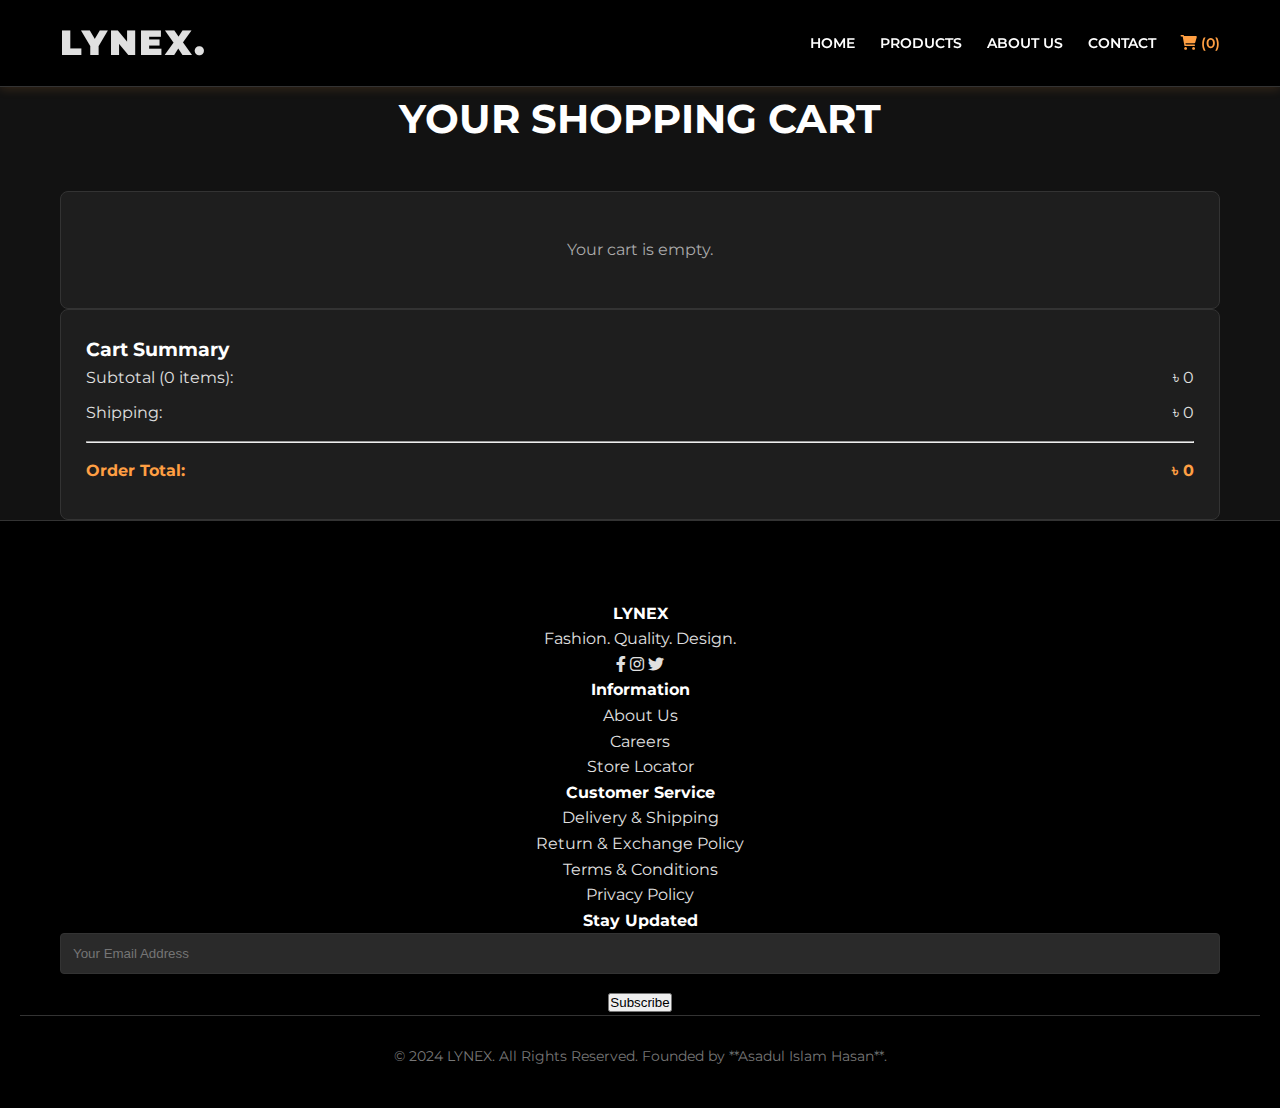
<file: cart.html>
<!DOCTYPE html>
<html lang="en">
<head>
    <meta charset="UTF-8">
    <meta name="viewport" content="width=device-width, initial-scale=1.0">
    <title>Shopping Cart | LYNEX</title>
    <link rel="stylesheet" href="style.css">
    <link href="https://fonts.googleapis.com/css2?family=Montserrat:wght@400;600;700;800&display=swap" rel="stylesheet">
    <link rel="stylesheet" href="https://cdnjs.cloudflare.com/ajax/libs/font-awesome/6.0.0-beta3/css/all.min.css">
</head>
<body>
    <header class="header">
        <div class="container">
            <div class="logo">
                <a href="index.html">LYNEX<span class="logo-dot">.</span></a>
            </div>
            <nav class="nav">
                <ul class="nav-list" id="nav-list">
                    <li><a href="index.html">Home</a></li>
                    <li><a href="products.html">Products</a></li>
                    <li><a href="about.html">About Us</a></li>
                    <li><a href="contact.html">Contact</a></li>
                    <li><a href="cart.html" class="active cart-icon"><i class="fas fa-shopping-cart"></i> (0)</a></li>
                </ul>
                <div class="menu-toggle" id="menu-toggle">
                    <i class="fas fa-bars"></i>
                </div>
            </nav>
        </div>
    </header>

    <section class="page-header container">
        <h1 class="page-title">Your Shopping Cart</h1>
    </section>

    <section class="cart-section container">
        <div class="cart-items">
            <p style="text-align: center; padding: 50px 0;">Your cart is currently empty. <a href="products.html" style="color: #d10000; font-weight: 600;">Start Shopping!</a></p>
        </div>

        <div class="cart-summary">
            <h3>Cart Summary</h3>
            <div class="summary-row">
                <p>Subtotal (0 items):</p>
                <p>৳ 0</p>
            </div>
            <div class="summary-row">
                <p>Shipping:</p>
                <p>৳ 0</p>
            </div>
            <hr style="margin: 15px 0;">
            <div class="summary-row">
                <strong>Order Total:</strong>
                <strong>৳ 0</strong>
            </div>
            <a href="#" class="btn primary-btn checkout-btn" onclick="alert('Checkout is a DUMMY function.')">PROCEED TO CHECKOUT</a>
        </div>
    </section>

    <footer class="footer">
        <div class="container footer-content-grid">
            
            <div class="footer-col brand-info">
                <h4>LYNEX</h4>
                <p>Fashion. Quality. Design.</p>
                <div class="social-media">
                    <a href="#"><i class="fab fa-facebook-f"></i></a>
                    <a href="#"><i class="fab fa-instagram"></i></a>
                    <a href="#"><i class="fab fa-twitter"></i></a>
                </div>
            </div>

            <div class="footer-col footer-links">
                <h4>Information</h4>
                <ul>
                    <li><a href="about.html">About Us</a></li>
                    <li><a href="#">Careers</a></li>
                    <li><a href="#">Store Locator</a></li>
                </ul>
            </div>
            
            <div class="footer-col footer-links">
                <h4>Customer Service</h4>
                <ul>
                    <li><a href="#">Delivery & Shipping</a></li>
                    <li><a href="#">Return & Exchange Policy</a></li>
                    <li><a href="#">Terms & Conditions</a></li>
                    <li><a href="#">Privacy Policy</a></li>
                </ul>
            </div>
            
            <div class="footer-col newsletter">
                <h4>Stay Updated</h4>
                <form>
                    <input type="email" placeholder="Your Email Address" required>
                    <button type="submit">Subscribe</button>
                </form>
            </div>
        </div>
        <div class="copyright">
            <p>&copy; 2024 LYNEX. All Rights Reserved. Founded by **Asadul Islam Hasan**.</p>
        </div>
    </footer>

    <script src="script.js"></script>
</body>
</html>
</file>
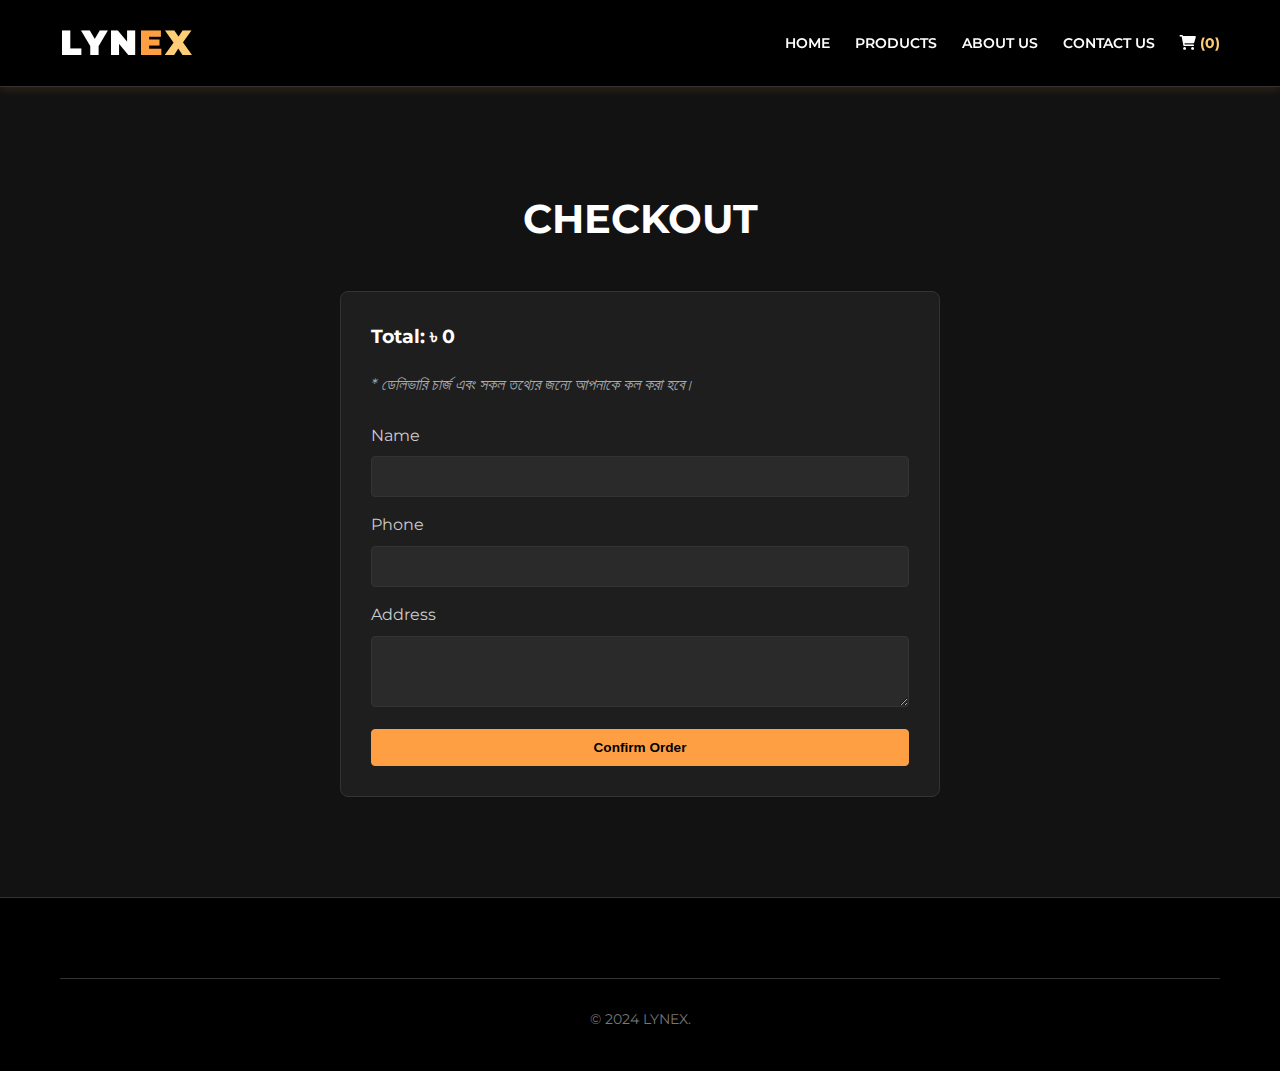
<file: checkout.html>
<!DOCTYPE html>
<html lang="en">
<head>
    <meta charset="UTF-8">
    <title>Checkout | LYNEX</title>
    <meta name="viewport" content="width=device-width, initial-scale=1.0">
    <link rel="stylesheet" href="style.css">
    <link href="https://fonts.googleapis.com/css2?family=Montserrat:wght@400;600;700;800&display=swap" rel="stylesheet">
    <link rel="stylesheet" href="https://cdnjs.cloudflare.com/ajax/libs/font-awesome/6.0.0-beta3/css/all.min.css">
</head>
<body>
    <header class="header">
        <div class="container">
            <div class="logo"><a href="index.html"><span class="logo-lyn">LYN</span><span class="logo-e">E</span><span class="logo-x">X</span></a></div>
            <nav class="nav">
                <ul class="nav-list" id="nav-list">
                    <li><a href="index.html">Home</a></li>
                    <li><a href="products.html">Products</a></li>
                    <li><a href="about.html">About Us</a></li>
                    <li><a href="contact.html">Contact Us</a></li>
                    <li><a href="cart.html" class="cart-icon"><i class="fas fa-shopping-cart"></i> <span class="cart-count">(0)</span></a></li>
                </ul>
                <div class="menu-toggle" id="menu-toggle"><i class="fas fa-bars"></i></div>
            </nav>
        </div>
    </header>

    <div class="container" style="padding: 100px 20px;">
        <h2 class="section-title">Checkout</h2>
        <div style="background: #1e1e1e; padding: 30px; border-radius: 8px; max-width: 600px; margin: 0 auto; border: 1px solid #333;">
            <h3 style="margin-bottom: 20px; color: #fff;">Total: ৳ <span id="checkout-total">0</span></h3>
            <p style="margin-bottom: 25px; color: #aaa; font-style: italic;">* ডেলিভারি চার্জ এবং সকল তথ্যের জন্যে আপনাকে কল করা হবে।</p>
            <form id="checkout-form">
                <div><label>Name</label><input type="text" name="name" required></div>
                <div><label>Phone</label><input type="text" name="phone" required></div>
                <div><label>Address</label><textarea name="address" required rows="3"></textarea></div>
                <button type="submit" class="btn primary-btn" style="width: 100%;">Confirm Order</button>
            </form>
        </div>
    </div>

    <footer class="footer"><div class="container"><div class="copyright"><p>&copy; 2024 LYNEX.</p></div></div></footer>
    <script src="script.js"></script>
</body>
</html>
</file>
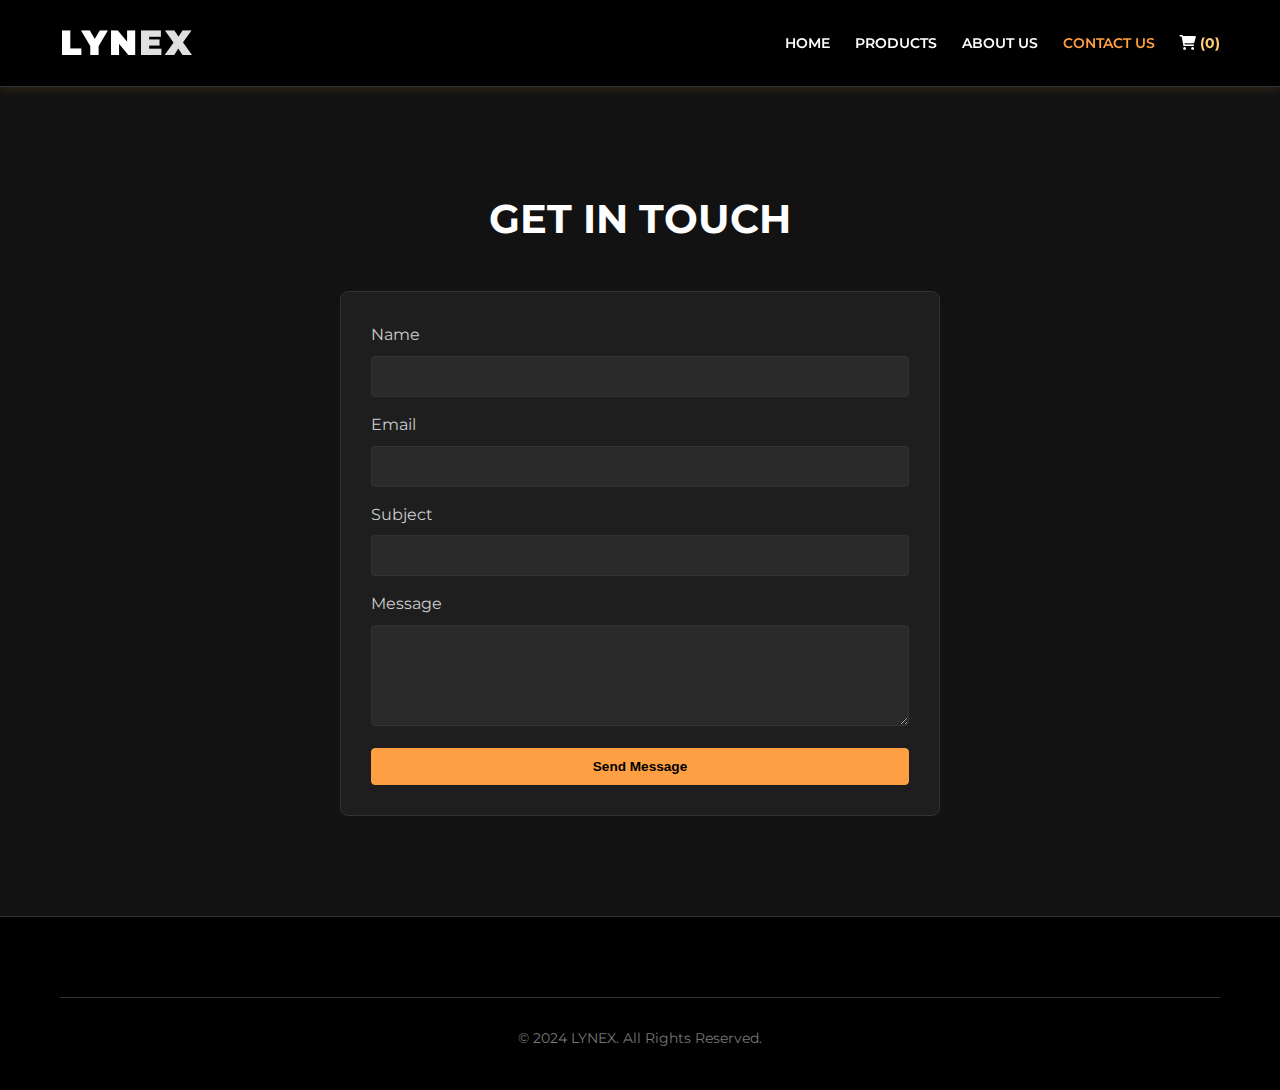
<file: contact.html>
<!DOCTYPE html>
<html lang="en">
<head>
    <meta charset="UTF-8">
    <meta name="viewport" content="width=device-width, initial-scale=1.0">
    <title>Contact Us | LYNEX</title>
    <link rel="stylesheet" href="style.css">
    <link href="https://fonts.googleapis.com/css2?family=Montserrat:wght@400;600;700;800&display=swap" rel="stylesheet">
    <link rel="stylesheet" href="https://cdnjs.cloudflare.com/ajax/libs/font-awesome/6.0.0-beta3/css/all.min.css">
</head>
<body>
    <header class="header">
        <div class="container">
            <div class="logo">
                <a href="index.html"><span class="logo-lyn">LYN</span><span class="logo-ex">EX</span></a>
            </div>
            <nav class="nav">
                <ul class="nav-list" id="nav-list">
                    <li><a href="index.html">Home</a></li>
                    <li><a href="products.html">Products</a></li>
                    <li><a href="about.html">About Us</a></li>
                    <li><a href="contact.html" class="active">Contact Us</a></li>
                    <li><a href="cart.html" class="cart-icon"><i class="fas fa-shopping-cart"></i> <span class="cart-count">(0)</span></a></li>
                </ul>
                <div class="menu-toggle" id="menu-toggle"><i class="fas fa-bars"></i></div>
            </nav>
        </div>
    </header>

    <div class="container" style="padding: 100px 20px;">
        <h2 class="section-title">Get In Touch</h2>
        <div style="background: #1e1e1e; padding: 30px; border-radius: 8px; max-width: 600px; margin: 0 auto; border: 1px solid #333;">
            <form id="contact-form">
                <div><label>Name</label><input type="text" name="name" required></div>
                <div><label>Email</label><input type="email" name="email" required></div>
                <div><label>Subject</label><input type="text" name="subject" required></div>
                <div><label>Message</label><textarea name="message" rows="5" required></textarea></div>
                <button type="submit" class="btn primary-btn" style="width: 100%;">Send Message</button>
            </form>
        </div>
    </div>

    <footer class="footer">
        <div class="container"><div class="copyright"><p>&copy; 2024 LYNEX. All Rights Reserved.</p></div></div>
    </footer>
    <script src="script.js"></script>
</body>
</html>
</file>
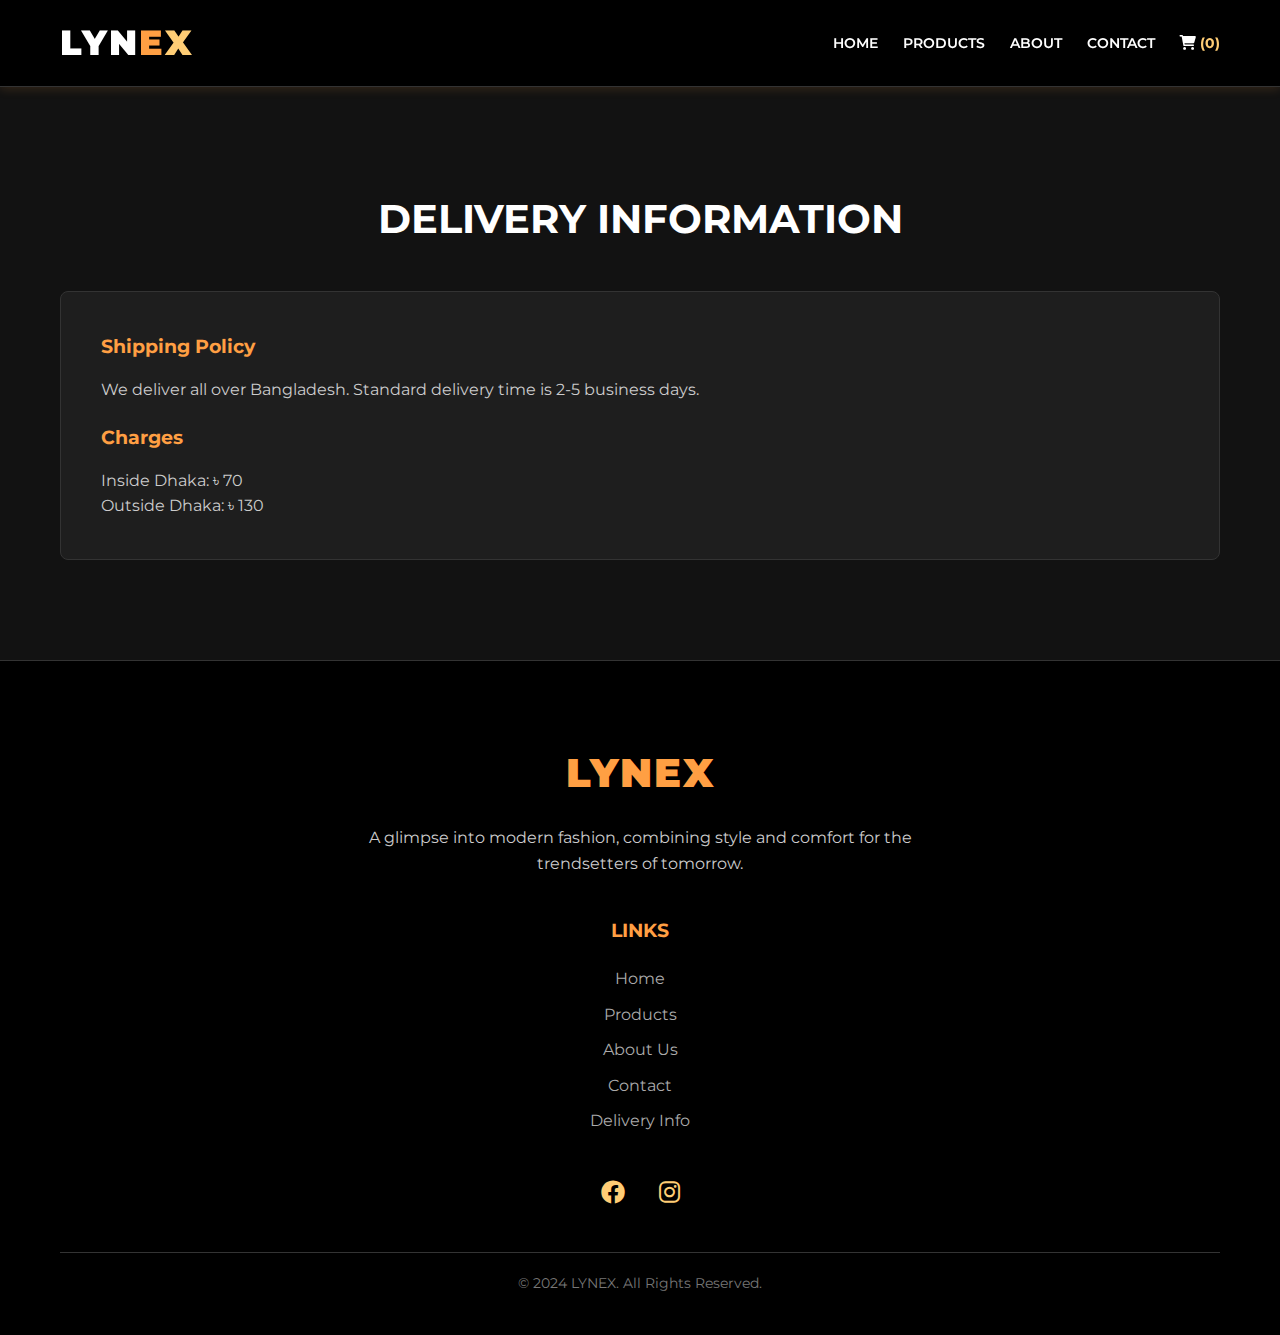
<file: delivery.html>
<!DOCTYPE html>
<html lang="en">
<head>
    <meta charset="UTF-8">
    <title>Delivery Info | LYNEX</title>
    <meta name="viewport" content="width=device-width, initial-scale=1.0">
    <link rel="stylesheet" href="style.css">
    <link href="https://fonts.googleapis.com/css2?family=Montserrat:wght@400;600;700;800&display=swap" rel="stylesheet">
    <link rel="stylesheet" href="https://cdnjs.cloudflare.com/ajax/libs/font-awesome/6.0.0-beta3/css/all.min.css">
</head>
<body>
    <header class="header">
        <div class="container">
            <div class="logo"><a href="index.html"><span class="logo-lyn">LYN</span><span class="logo-e">E</span><span class="logo-x">X</span></a></div>
            <nav class="nav">
                <ul class="nav-list" id="nav-list">
                    <li><a href="index.html">Home</a></li>
                    <li><a href="products.html">Products</a></li>
                    <li><a href="about.html">About</a></li>
                    <li><a href="contact.html">Contact</a></li>
                    <li><a href="cart.html" class="cart-icon"><i class="fas fa-shopping-cart"></i> <span class="cart-count">(0)</span></a></li>
                </ul>
                <div class="menu-toggle" id="menu-toggle"><i class="fas fa-bars"></i></div>
            </nav>
        </div>
    </header>

    <div class="container" style="padding: 100px 20px;">
        <h2 class="section-title">Delivery Information</h2>
        <div style="background: #1e1e1e; padding: 40px; border-radius: 8px; border: 1px solid #333; color: #ccc;">
            <h3 style="color: #ff9f43; margin-bottom: 15px;">Shipping Policy</h3>
            <p style="margin-bottom: 20px;">We deliver all over Bangladesh. Standard delivery time is 2-5 business days.</p>
            <h3 style="color: #ff9f43; margin-bottom: 15px;">Charges</h3>
            <ul>
                <li>Inside Dhaka: ৳ 70</li>
                <li>Outside Dhaka: ৳ 130</li>
            </ul>
        </div>
    </div>

    <footer class="footer">
        <div class="container">
            <h2 class="footer-brand" style="color:#ff9f43; font-size:2.5em; font-weight:900; margin-bottom:20px;">LYNEX</h2>
            <p style="max-width:600px; margin:0 auto 40px; color:#ccc;">A glimpse into modern fashion, combining style and comfort for the trendsetters of tomorrow.</p>
            <h3 style="color:#ff9f43; margin-bottom:20px;">LINKS</h3>
            <div style="display:flex; flex-direction:column; gap:10px; margin-bottom:40px;">
                <a href="index.html" style="color:#aaa;">Home</a>
                <a href="products.html" style="color:#aaa;">Products</a>
                <a href="about.html" style="color:#aaa;">About Us</a>
                <a href="contact.html" style="color:#aaa;">Contact</a>
                <a href="delivery.html" style="color:#aaa;">Delivery Info</a>
            </div>
            <div style="margin-bottom:40px;">
                <a href="#" style="color:#ffcd75; font-size:1.5em; margin:0 15px;"><i class="fab fa-facebook"></i></a>
                <a href="#" style="color:#ffcd75; font-size:1.5em; margin:0 15px;"><i class="fab fa-instagram"></i></a>
            </div>
            <div class="copyright" style="border-top:1px solid #333; padding-top:20px; color:#777;"><p>&copy; 2024 LYNEX. All Rights Reserved.</p></div>
        </div>
    </footer>
    <script src="script.js"></script>
</body>
</html>
</file>
<file: style.css>
/* ======================================================
   LYNEX COMPLETE STYLESHEET (Final Version)
   Theme: Dark Mode | Accent: Orange (#ff9f43) & Gold (#ffcd75)
   ====================================================== */

/* --- 1. BASE STYLES & RESET --- */
* { margin: 0; padding: 0; box-sizing: border-box; }
body { font-family: 'Montserrat', sans-serif; line-height: 1.6; color: #e0e0e0; background-color: #121212; }
.container { max-width: 1200px; margin: 0 auto; padding: 0 20px; }
a { text-decoration: none; color: inherit; transition: 0.3s; }
ul { list-style: none; }
h1, h2, h3, h4, h5, h6 { font-weight: 700; color: #ffffff; }

/* --- 2. HEADER & NAV --- */
.header { background-color: #000; box-shadow: 0 2px 10px rgba(255, 159, 67, 0.15); position: sticky; top: 0; z-index: 1000; padding: 15px 0; border-bottom: 1px solid #333; }
.header .container { display: flex; justify-content: space-between; align-items: center; }
.logo a { font-size: 2.2em; font-weight: 900; letter-spacing: 2px; text-transform: uppercase; }
.logo-lyn { color: #fff; } .logo-e { color: #ff9f43; } .logo-x { color: #ffcd75; }
.nav-list { display: flex; gap: 25px; align-items: center; }
.nav-list a { font-weight: 600; font-size: 0.9em; color: #fff; text-transform: uppercase; }
.nav-list a:hover, .nav-list a.active { color: #ff9f43; }
.cart-count { color: #ffcd75; font-weight: bold; }
.menu-toggle { display: none; font-size: 1.5em; color: #fff; cursor: pointer; }

/* --- 3. HERO & SECTIONS --- */
.hero-section { background: linear-gradient(rgba(0,0,0,0.7), rgba(0,0,0,0.7)), url('hero-bg.jpg'); background-color: #1a1a1a; background-size: cover; height: 40vh; display: flex; align-items: center; padding-left: 5%; }
.hero-content h1 { font-size: 2.8em; margin-bottom: 15px; }
.subtitle { font-size: 1em; color: #ff9f43; margin-bottom: 8px; }
.products-section { padding: 40px 20px 80px; }
.section-title, .page-title { font-size: 2.5em; text-align: center; margin-bottom: 40px; text-transform: uppercase; }
.product-grid { display: grid; grid-template-columns: repeat(auto-fit, minmax(260px, 1fr)); gap: 30px; }

/* --- 4. PRODUCT CARD & SLIDER --- */
.product-card { background: #1e1e1e; padding: 10px; border-radius: 8px; border: 1px solid #333; display: flex; flex-direction: column; height: 100%; position: relative; overflow: hidden; }
.slider-container { position: relative; width: 100%; height: 260px; margin-bottom: 10px; background: #2a2a2a; border-radius: 4px; overflow: hidden; }
.slider-image { width: 100%; height: 100%; object-fit: cover; display: none; animation: fade 0.5s; }
.slider-image.active { display: block; }
@keyframes fade { from {opacity: .6} to {opacity: 1} }

/* Slider Controls */
.prev, .next { cursor: pointer; position: absolute; top: 50%; width: auto; padding: 10px; margin-top: -22px; color: white; font-weight: bold; font-size: 18px; transition: 0.3s; border-radius: 0 3px 3px 0; user-select: none; background-color: rgba(0,0,0,0.3); z-index: 5; }
.next { right: 0; border-radius: 3px 0 0 3px; }
.prev:hover, .next:hover { background-color: #ff9f43; color: #000; }
.slider-dots { text-align: center; position: absolute; bottom: 10px; width: 100%; z-index: 6; }
.dot { cursor: pointer; height: 8px; width: 8px; margin: 0 4px; background-color: rgba(255,255,255,0.5); border-radius: 50%; display: inline-block; transition: all 0.3s ease; }
.dot.active { background-color: #ff9f43; transform: scale(1.5); border: 1px solid #fff; opacity: 1; }
.single-slide .prev, .single-slide .next, .single-slide .slider-dots { display: none; }

/* Info & Buttons */
.product-info h3 { font-size: 1.1em; text-align: center; margin-bottom: 8px; color: #fff; }
.price-container { display: flex; flex-direction: column; align-items: center; margin-bottom: 15px; line-height: 1.2; }
.current-price { color: #ff9f43; font-weight: 800; font-size: 1.2em; }
.old-price { color: #777; text-decoration: line-through; text-decoration-color: #e74c3c; text-decoration-thickness: 2px; font-size: 0.9em; font-weight: 500; }
.discount-badge { position: absolute; top: 15px; left: 15px; background: #d10000; color: #fff; padding: 3px 8px; border-radius: 4px; font-size: 0.8em; font-weight: bold; z-index: 5; }
.product-actions { display: flex; gap: 10px; margin-top: auto; }
.btn { padding: 10px 5px; border-radius: 4px; font-weight: 600; cursor: pointer; border: none; text-align: center; font-size: 0.85em; flex: 1; white-space: nowrap; }
.primary-btn { background: #ff9f43; color: #000; border: 1px solid #ff9f43; } .primary-btn:hover { background: #e68a30; }
.secondary-btn { background: transparent; border: 1px solid #ff9f43; color: #ff9f43; } .secondary-btn:hover { background: #ff9f43; color: #000; }

/* --- 5. CART & FORMS --- */
.cart-items, .cart-summary, .login-container { background: #1e1e1e; padding: 25px; border-radius: 8px; border: 1px solid #333; }
.cart-item { display: flex; justify-content: space-between; align-items: center; border-bottom: 1px solid #333; padding: 15px 0; }
.qty-controls { display: flex; align-items: center; gap: 10px; margin-top: 5px; }
.qty-btn { background: #333; color: #fff; border: none; width: 25px; height: 25px; border-radius: 50%; cursor: pointer; }
.checkout-btn { width: 100%; display: block; margin-top: 20px; text-align: center; }
.summary-row { display: flex; justify-content: space-between; margin-bottom: 10px; color: #e0e0e0; } .summary-row strong { color: #ff9f43; }
form label { display: block; margin-bottom: 8px; color: #ccc; }
form input, form textarea, form select { width: 100%; padding: 12px; background: #2a2a2a; border: 1px solid #333; color: #fff; border-radius: 4px; margin-bottom: 15px; }
.checkbox-group { display: flex; align-items: center; gap: 10px; margin-bottom: 15px; color: #ff9f43; } .checkbox-group input { width: auto; margin: 0; }

/* --- 6. ADMIN PANEL (DESKTOP VIEW FIXED) --- */
.admin-layout { display: flex; min-height: 100vh; width: 100%; }
.sidebar { width: 280px; background: #000; padding: 20px; border-right: 1px solid #333; flex-shrink: 0; height: 100vh; position: fixed; top: 0; left: 0; overflow-y: auto; z-index: 999; }
.sidebar h2 { color: #ff9f43; text-align: center; margin-bottom: 30px; border-bottom: 1px solid #333; padding-bottom: 20px; }
.sidebar a { display: block; color: #ccc; padding: 12px 15px; margin-bottom: 5px; border-radius: 4px; }
.sidebar a:hover, .sidebar a.admin-active { background: #1e1e1e; color: #ff9f43; border-left: 4px solid #ff9f43; }
.main-content { margin-left: 280px; flex: 1; padding: 30px; background: #121212; width: calc(100% - 280px); min-height: 100vh; overflow-x: auto; } /* Horizontal scroll added */
.dashboard-header { background: #1e1e1e; padding: 20px; border-radius: 8px; margin-bottom: 30px; border: 1px solid #333; }
.widget-grid { display: grid; grid-template-columns: repeat(auto-fit, minmax(200px, 1fr)); gap: 20px; margin-bottom: 30px; }
.widget { background: #1e1e1e; padding: 20px; border-left: 5px solid #ff9f43; border-radius: 8px; border: 1px solid #333; }
.widget p { font-size: 2em; font-weight: 800; color: #fff; }

/* Tables (Force Desktop View) */
.data-section { background: #1e1e1e; padding: 25px; border-radius: 8px; border: 1px solid #333; overflow-x: auto; }
table { width: 100%; border-collapse: collapse; min-width: 800px; /* Forces horizontal scroll on mobile */ margin-top: 15px; }
th { background: #2a2a2a; color: #fff; padding: 15px; text-align: left; border-bottom: 2px solid #444; white-space: nowrap; }
td { padding: 15px; border-bottom: 1px solid #333; color: #ddd; vertical-align: middle; }
.filter-tabs { display: flex; gap: 10px; margin-bottom: 20px; flex-wrap: wrap; border-bottom: 1px solid #333; padding-bottom: 10px; }
.filter-btn { background: transparent; color: #888; border: none; border-bottom: 3px solid transparent; padding: 8px 15px; cursor: pointer; font-weight: 600; }
.filter-btn.active { color: #ff9f43; border-bottom: 3px solid #ff9f43; }
.nav-badge { display: inline-block; width: 10px; height: 10px; background-color: #e74c3c; border-radius: 50%; margin-left: 10px; animation: pulse 2s infinite; }
@keyframes pulse { 0% { transform: scale(0.95); } 70% { transform: scale(1); box-shadow: 0 0 0 5px rgba(231, 76, 60, 0); } 100% { transform: scale(0.95); } }

/* --- 7. POPUP --- */
.custom-popup-overlay { position: fixed; top: 0; left: 0; width: 100%; height: 100%; background: rgba(0,0,0,0.85); z-index: 9999; display: flex; justify-content: center; align-items: center; opacity: 0; visibility: hidden; transition: all 0.3s ease; }
.custom-popup-overlay.active { opacity: 1; visibility: visible; }
.custom-popup-box { background: #1e1e1e; width: 90%; max-width: 450px; padding: 30px; border-radius: 12px; border: 1px solid #333; text-align: center; transform: scale(0.8); transition: all 0.3s; }
.custom-popup-overlay.active .custom-popup-box { transform: scale(1); }
.popup-icon { font-size: 3em; margin-bottom: 15px; display: block; }
.popup-success { color: #2ecc71; } .popup-error { color: #e74c3c; } .popup-info { color: #ff9f43; }
.popup-title { color: #fff; font-size: 1.5em; margin-bottom: 10px; }
.popup-msg { color: #ccc; margin-bottom: 25px; text-align: left; }
.popup-btn { width: 100%; padding: 12px; border-radius: 6px; }

/* --- 8. FOOTER --- */
.footer { background: #000; padding: 80px 20px 40px; margin-top: auto; border-top: 1px solid #333; text-align: center; }
.footer-brand { font-size: 2.5em; font-weight: 900; color: #ff9f43; margin-bottom: 20px; letter-spacing: 2px; }
.footer-desc { max-width: 600px; margin: 0 auto 40px; color: #ccc; }
.footer-links-title { color: #ff9f43; font-size: 1.5em; font-weight: 800; margin-bottom: 20px; }
.footer-nav { display: flex; flex-direction: column; gap: 12px; margin-bottom: 40px; }
.footer-nav a { color: #e0e0e0; font-weight: 500; } .footer-nav a:hover { color: #ff9f43; }
.social-icons { margin-bottom: 40px; } .social-icons a { color: #ffcd75; font-size: 1.5em; margin: 0 15px; }
.copyright { border-top: 1px solid #333; padding-top: 30px; color: #777; font-size: 0.85em; }

@media (max-width: 768px) {
    .nav-list { display: none; position: absolute; top: 60px; right: 0; width: 100%; background: #000; flex-direction: column; padding: 20px; }
    .nav-list.active { display: flex; } .menu-toggle { display: block; } 
    .admin-layout { flex-direction: column; }
    /* Mobile Admin Sidebar Fix */
    .sidebar { width: 100%; height: auto; position: relative; display:flex; overflow-x:auto; padding:10px; justify-content:space-between; }
    .sidebar ul { display: flex; } .sidebar ul li { margin-right: 15px; }
    .main-content { margin-left: 0; width: 100%; }
}
/* ======================================================
   COMPACT HERO SECTION STYLES
   ====================================================== */

.hero-section {
    /* উচ্চতা অনেক কমিয়ে দেওয়া হয়েছে (আগে 40vh বা বেশি ছিল) */
    height: 250px; 
    
    /* ব্যাকগ্রাউন্ড ইমেজ সেটিংস */
    background-size: cover;
    background-position: center center;
    
    /* ফ্লেক্সবক্স ব্যবহার করে সবকিছু মাঝখানে আনা */
    display: flex;
    flex-direction: column;
    justify-content: center;
    align-items: center;
    text-align: center;
    
    /* প্যাডিং কমানো হয়েছে */
    padding: 20px;
    color: #ffffff;
}

/* Hero Content Container */
.hero-content {
    max-width: 800px; /* লেখা যাতে বেশি ছড়িয়ে না যায় */
    width: 100%;
}

/* সাবটাইটেল (Welcome to Lynex) ছোট করা */
.hero-content .subtitle {
    font-size: 0.85em; /* ফন্ট সাইজ ছোট */
    letter-spacing: 2px;
    margin-bottom: 5px; /* নিচের গ্যাপ কমানো */
    color: #ff9f43; /* আপনার থিম কালার (অরেঞ্জ) */
    font-weight: 600;
}

/* মেইন টাইটেল (Defining Modern Fashion) এক লাইনে ও ছোট করা */
.hero-content h1 {
    font-size: 1.8em; /* ফন্ট সাইজ অনেক ছোট করা হয়েছে */
    font-weight: 800;
    margin: 0; /* ডিফল্ট মার্জিন রিমুভ */
    margin-bottom: 15px; /* বাটনের সাথে গ্যাপ */
    line-height: 1.2;
    white-space: nowrap; /* জোর করে এক লাইনে রাখা (যদি স্ক্রিন খুব ছোট না হয়) */
}

/* বাটন কন্টেইনার */
.hero-buttons {
    display: flex;
    justify-content: center;
    margin-top: 10px;
}

/* কম্প্যাক্ট বাটন স্টাইল (একদম কম জায়গা নেওয়া বাটন) */
.compact-btn {
    padding: 8px 20px !important; /* প্যাডিং কমিয়ে বাটন ছোট করা হয়েছে */
    font-size: 0.85em !important; /* বাটনের লেখার সাইজ ছোট */
    text-transform: uppercase;
    letter-spacing: 1px;
    border-radius: 4px;
    /* আপনার প্রাইমারি বাটন কালার ঠিক রাখা হয়েছে */
    background-color: #ff9f43;
    color: #000;
    border: none;
    font-weight: 700;
    transition: all 0.3s ease;
}

.compact-btn:hover {
    background-color: #e68a30; /* হোভার ইফেক্ট */
    transform: translateY(-2px);
}

/* --- রেসপনসিভ ফিক্স (খুব ছোট মোবাইলের জন্য) --- */
@media (max-width: 480px) {
    .hero-section {
        height: 220px; /* মোবাইলে উচ্চতা আরও একটু কমানো */
    }
    .hero-content h1 {
        font-size: 1.4em; /* মোবাইলে ফন্ট আরও ছোট */
        white-space: normal; /* খুব ছোট স্ক্রিনে প্রয়োজনে দুই লাইনে হবে, কিন্তু ছোট দেখাবে */
    }
    .hero-content .subtitle {
        font-size: 0.75em;
    }
}
</file>
